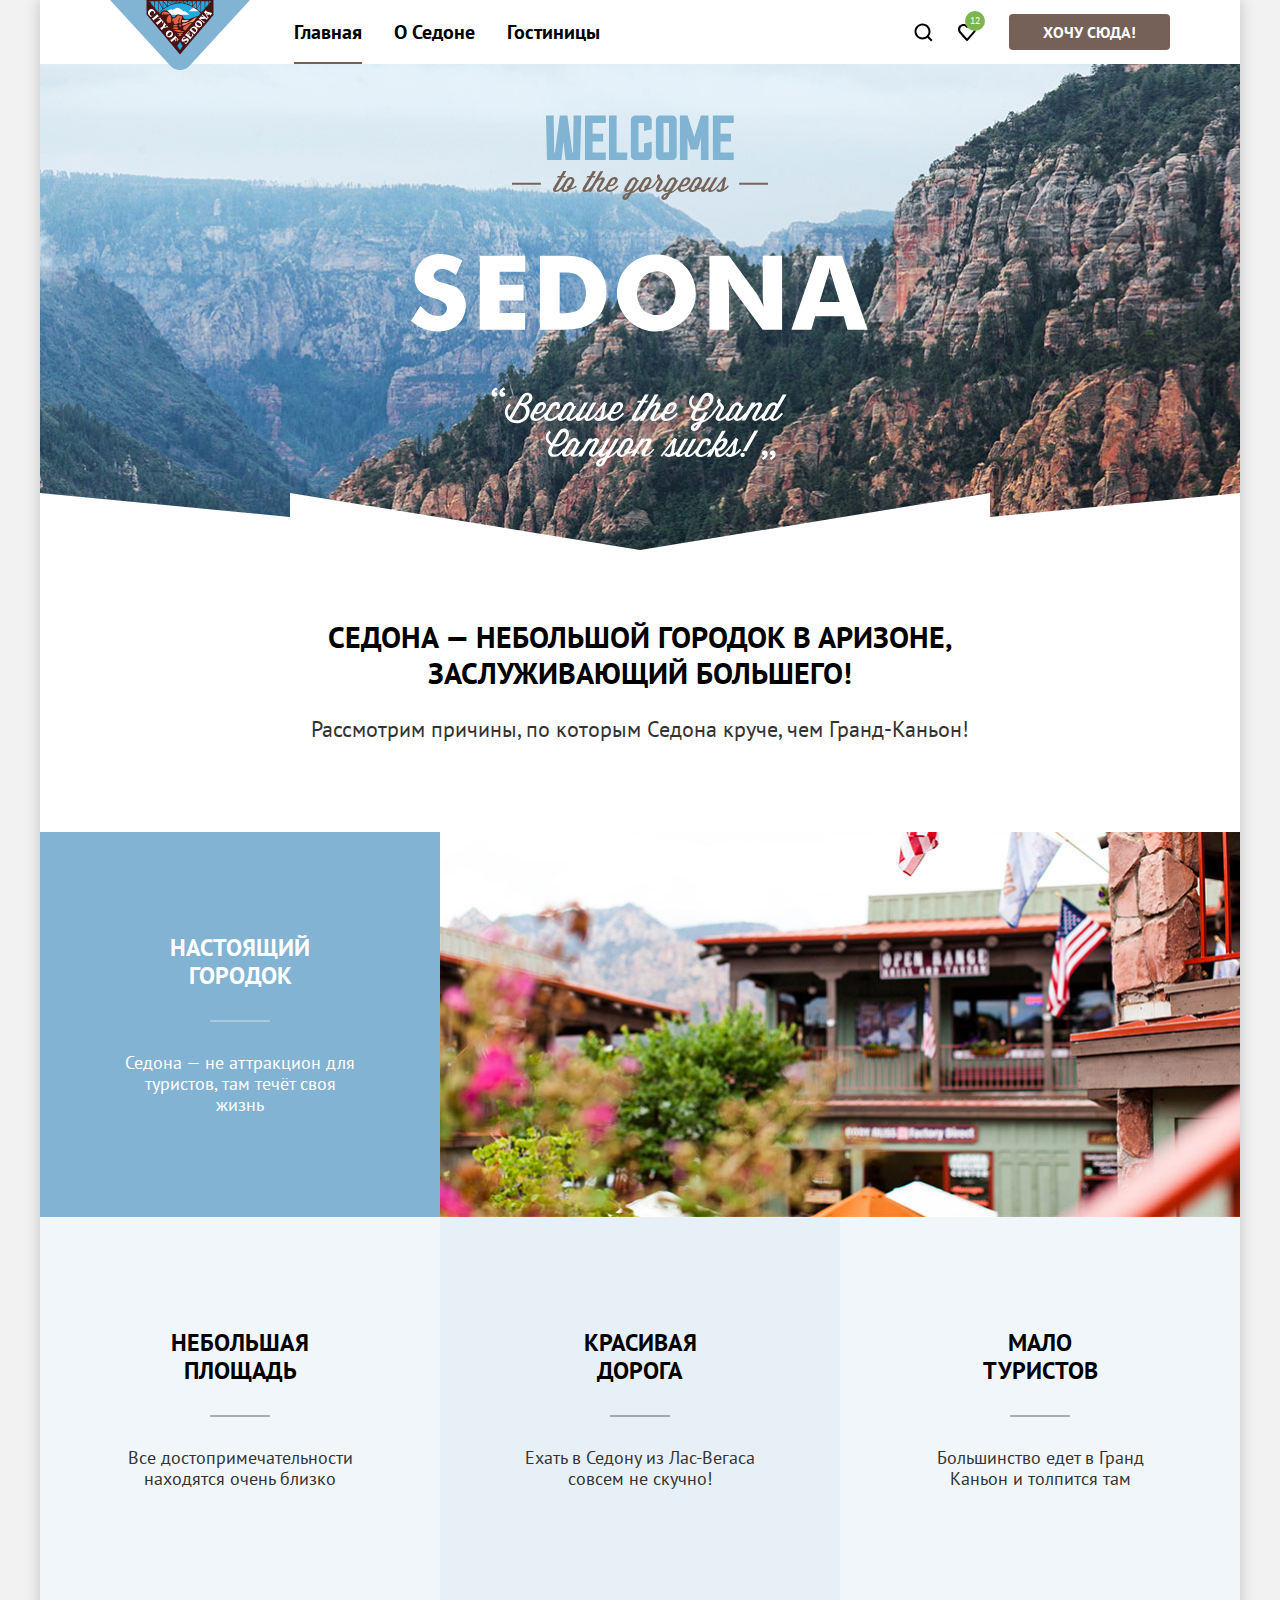
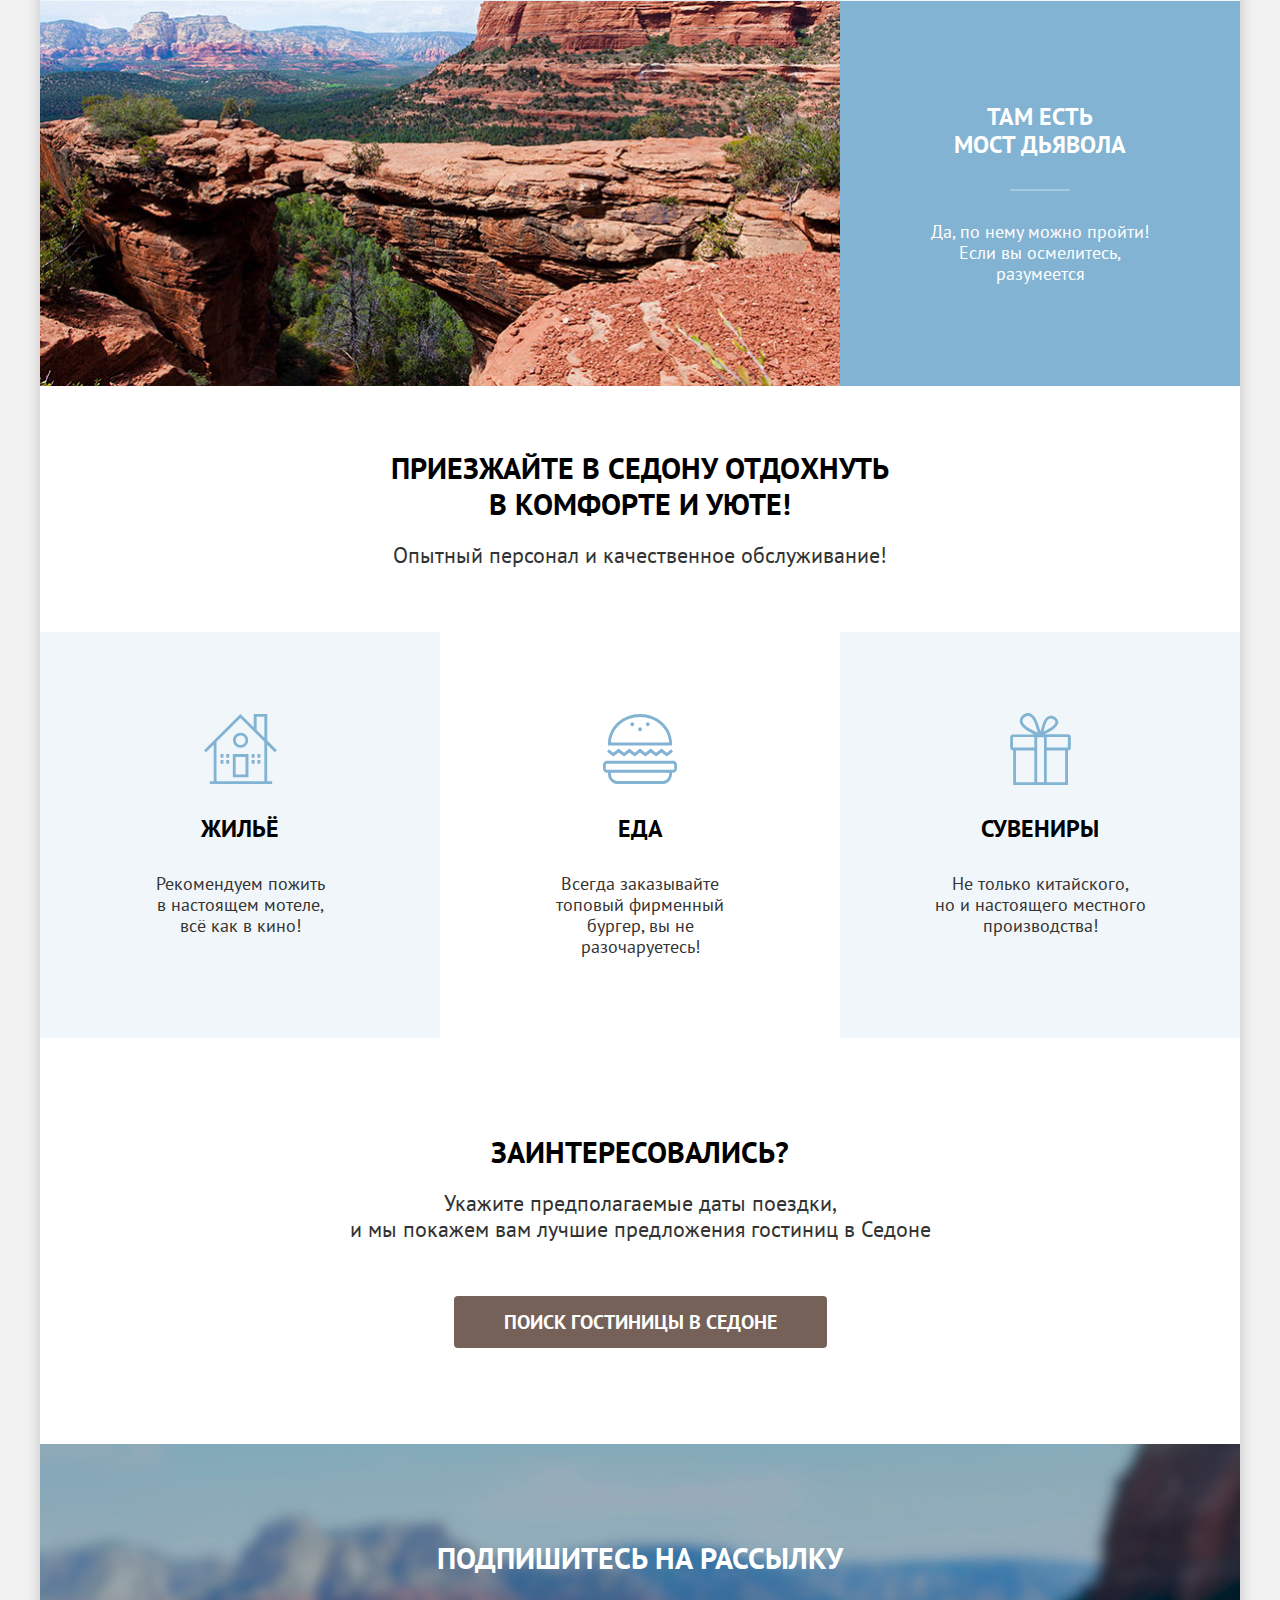
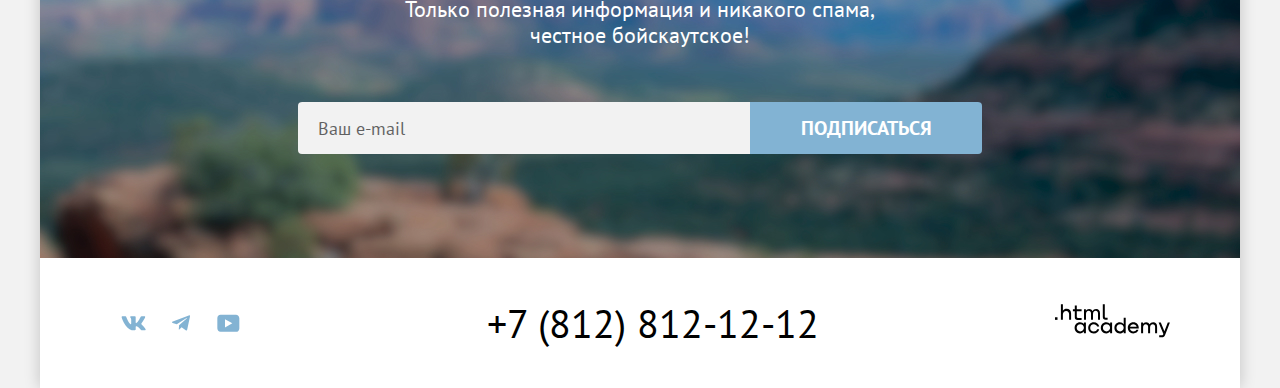
<file: index.html>
<!DOCTYPE html>
<html lang="ru">
  <head>
    <meta charset="utf-8" />
    <title>HTML Academy: Седона</title>
    <link rel="stylesheet" href="css/style.css">
    <link rel="icon" href="favicon.ico">
    <link rel="icon" type="image/png" sizes="32x32" href="images/favicon-32x32.png">
  </head>
  <body>
    <div class="container">
      <header class="page-header">
        <nav class="navigation">
          <a class="logo">
            <img src="images/icons/logo.svg" width="140" height="70"
            alt="Логотип.">
          </a>
          <ul class="navigation-list">
            <li class="navigation-item">
              <a class="navigation-link active" href="index.html"> Главная </a>
            </li>
            <li class="navigation-item">
              <a class="navigation-link" href="#"> О Седоне </a>
            </li>
            <li class="navigation-item">
              <a class="navigation-link" href="catalog.html"> Гостиницы </a>
            </li>
          </ul>
          <ul class="navigation-list navigation-user">
            <li class="navigation-item">
              <a class="navigation-link-icon navigation-link-icon-search" href="#">
                <span class="visually-hidden">Поиск.</span>
              </a>
            </li>
            <li class="navigation-item">
              <a class="navigation-link-icon navigation-link-icon-like" href="#">
                <span class="visually-hidden">Понравившиеся.</span>
                <span class="navigation-like">12</span>
              </a>
            </li>
          </ul>
          <a class="navigation-btn btn btn-brown" href="#"> Хочу сюда! </a>
        </nav>
      </header>
      <main class="main">
        <section class="hero">
          <h1 class="visually-hidden">Sedona</h1>
          <img src="images/icons/welcome.svg" alt="Welcome to Sedona." width="458" height="352">
        </section>

        <section class="benefits">
          <div class="benefits-head">
            <h2 class="benefits-title title"> Седона — небольшой городок в Аризоне,
              заслуживающий большего! </h2>
            <p class="benefits-subtitle subtitle">
              Рассмотрим причины, по которым Седона круче, чем Гранд-Каньон!
            </p>
          </div>
          <ul class="benefits-list">
            <li class="benefits-item-blue">
              <div class="benefits-item-wrapper">
                <h3 class="benefits-item-title">
                  Настоящий городок
                </h3>
                <p class="benefits-item-description">
                  Седона — не аттракцион для туристов, там течёт своя жизнь
                </p>
              </div>
              <img src="images/photo-1.jpg" alt="Домик в настоящем городке." width="800" height="384">
            </li>
            <li class="benefits-item benefits-item-white">
              <h3 class="benefits-item-title">
                Небольшая площадь
              </h3>
              <p class="benefits-item-description">
                Все достопримечательности находятся очень близко
              </p>
            </li>
            <li class="benefits-item benefits-item-gray">
              <h3 class="benefits-item-title">
                Красивая<br> дорога
              </h3>
              <p class="benefits-item-description">
                Ехать в Седону из Лас-Вегаса совсем не скучно!
              </p>
            </li>
            <li class="benefits-item benefits-item-white">
              <h3 class="benefits-item-title">
                мало<br> туристов
              </h3>
              <p class="benefits-item-description">
                Большинство едет в Гранд Каньон и толпится там
              </p>
            </li>
            <li class="benefits-item-blue benefits-item-reverse">
              <div class="benefits-item-wrapper">
                <h3 class="benefits-item-title">
                  Там есть<br> мост дьявола
                </h3>
                <p class="benefits-item-description">
                  Да, по нему можно пройти! Если вы осмелитесь, разумеется
                </p>
              </div>
              <img src="images/photo-2.jpg" alt="Каньон." width="800" height="384">
            </li>
          </ul>
        </section>
        <section class="quality">
          <div class="quality-header">
            <h2 class="quality-title title">
              Приезжайте в Седону отдохнуть в&nbsp;комфорте и уюте!
            </h2>
            <p class="quality-subtitle subtitle">Опытный персонал и качественное обслуживание!</p>
          </div>
          <ul class="quality-list">
            <li class="quality-item quality-item-gray quality-item-home">
              <h3 class="quality-item-title">
                Жильё
              </h3>
              <p class="quality-item-description">Рекомендуем пожить в&nbsp;настоящем мотеле,<br>
                всё как в кино!</p>
            </li>
            <li class="quality-item quality-item-burger">
              <h3 class="quality-item-title">
                Еда
              </h3>
              <p class="quality-item-description">Всегда заказывайте
                топовый&nbsp;фирменный бургер, вы не разочаруетесь!</p>
            </li>
            <li class="quality-item quality-item-gray quality-item-gift">
              <h3 class="quality-item-title">
                Сувениры
              </h3>
              <p class="quality-item-description">Не только китайского,<br>
                но и настоящего местного производства!</p>
            </li>
          </ul>
        </section>

        <div class="search">
          <p class="search-title title">Заинтересовались? </p>
          <p class="search-description subtitle">Укажите предполагаемые даты поездки,<br> и мы покажем вам лучшие предложения гостиниц в Седоне</p>
          <button class="btn btn-brown search-btn" type="button">поиск гостиницы в седоне</button>
        </div>

        <section class="subscribe">
          <h3 class="subscribe-title title">Подпишитесь на рассылку</h3>
          <p class="subscribe-description">Только полезная информация и никакого спама, честное бойскаутское!</p>
          <form class="form" action="https://echo.htmlacademy.ru" method="POST">
            <input class="form-input" type="email" name="email" id="email" placeholder="Ваш e-mail" required>
            <label for="email" class="visually-hidden"> Введите почту</label>
            <button class="btn btn-blue subscribe-btn" type="submit">Подписаться</button>
          </form>
        </section>
      </main>

      <footer class="footer">
        <ul class="social-list">
          <li class="social-item">
            <a href="https://vk.com/htmlacademy" class="social-link">
              <svg width="48" height="41" viewBox="0 0 48 41" fill="none" xmlns="http://www.w3.org/2000/svg">
                <path fill-rule="evenodd" clip-rule="evenodd" d="M35.1164 14.8044C35.2824 14.2584 35.1164 13.8564 34.3214 13.8564H31.6964C31.0284 13.8564 30.7204 14.2034 30.5534 14.5864C30.5534 14.5864 29.2184 17.7824 27.3274 19.8584C26.7154 20.4604 26.4374 20.6514 26.1034 20.6514C25.9364 20.6514 25.6854 20.4604 25.6854 19.9134V14.8044C25.6854 14.1484 25.5014 13.8564 24.9454 13.8564H20.8174C20.4004 13.8564 20.1494 14.1604 20.1494 14.4494C20.1494 15.0704 21.0954 15.2144 21.1924 16.9624V20.7604C21.1924 21.5934 21.0394 21.7444 20.7054 21.7444C19.8154 21.7444 17.6504 18.5334 16.3654 14.8594C16.1164 14.1444 15.8644 13.8564 15.1934 13.8564H12.5664C11.8164 13.8564 11.6664 14.2034 11.6664 14.5864C11.6664 15.2684 12.5564 18.6564 15.8114 23.1374C17.9814 26.1974 21.0364 27.8564 23.8194 27.8564C25.4884 27.8564 25.6944 27.4884 25.6944 26.8534V24.5404C25.6944 23.8034 25.8524 23.6564 26.3814 23.6564C26.7714 23.6564 27.4384 23.8484 28.9964 25.3234C30.7764 27.0724 31.0694 27.8564 32.0714 27.8564H34.6964C35.4464 27.8564 35.8224 27.4884 35.6064 26.7604C35.3684 26.0364 34.5184 24.9854 33.3914 23.7384C32.7794 23.0284 31.8614 22.2634 31.5824 21.8804C31.1934 21.3894 31.3044 21.1704 31.5824 20.7334C31.5824 20.7334 34.7824 16.3074 35.1154 14.8044H35.1164Z" fill="#83B3D3"/>
              </svg>
              <span class="visually-hidden">VK.</span>
            </a>
          </li>
          <li class="social-item">
            <a href="https://t.me/htmlacademy" class="social-link">
              <svg width="48" height="41" viewBox="0 0 48 41" fill="none" xmlns="http://www.w3.org/2000/svg">
                <path d="M31.785 12.9557L15.8405 19.1042C14.7523 19.5413 14.7586 20.1483 15.6408 20.419L19.7344 21.696L29.2058 15.7201C29.6537 15.4477 30.0629 15.5942 29.7265 15.8928L22.0528 22.8183H22.051L22.0528 22.8192L21.7705 27.0387C22.1841 27.0387 22.3667 26.8489 22.5987 26.625L24.5871 24.6915L28.7229 27.7464C29.4855 28.1664 30.0332 27.9506 30.2229 27.0405L32.9379 14.2453C33.2158 13.1311 32.5126 12.6266 31.785 12.9557Z" fill="#83B3D3"/>
              </svg>
              <span class="visually-hidden">Telegram.</span>
            </a>
          </li>
          <li class="social-item">
            <a href="https://www.youtube.com/user/htmlacademyru" class="social-link">
              <svg width="48" height="41" viewBox="0 0 48 41" fill="none" xmlns="http://www.w3.org/2000/svg">
                <path d="M31.9402 12.3564H16.5074C14.6467 12.3564 13.3333 13.9502 13.3333 15.7564V25.8502C13.3333 27.7627 14.6467 29.3564 16.5074 29.3564H32.1591C33.8009 29.3564 35.3333 27.7627 35.3333 25.9564V15.7564C35.1143 13.9502 33.8009 12.3564 31.9402 12.3564ZM20.9949 24.8939V16.8189L28.3283 20.8564L20.9949 24.8939Z" fill="#83B3D3"/>
              </svg>
              <span class="visually-hidden">Youtube.</span>
            </a>
          </li>
        </ul>

        <a href="tel:+78128121212" class="phone-link">+7 (812) 812-12-12</a>

        <a href="https://htmlacademy.ru/" class="logo-academy">
          <span class="visually-hidden"> Логотип академии. </span>
          <svg width="115" height="34" viewBox="0 0 115 34" fill="none" xmlns="http://www.w3.org/2000/svg">
            <path d="M0 13.2564V15.8564H2.5V13.2564H0Z" fill="black"/>
            <path d="M11.6 4.85645C10 4.85645 8.8 5.55645 8 6.55645H7.9V0.356445H5.9V15.8564H7.9V10.5564C7.9 8.45645 9.2 6.95645 11.2 6.95645C13 6.95645 14.1 8.35645 14.1 10.1564V15.8564H16.1V9.75644C16.2 6.75644 14.3 4.85645 11.6 4.85645Z" fill="black"/>
            <path d="M26.6 5.15645H21.8V1.45645H19.8V5.25645H17.9V7.25645H19.8V13.2564C19.8 14.9564 20.8 15.9564 22.5 15.9564H26.6V13.9564H22.9C22.2 13.9564 21.8 13.5564 21.8 12.8564V7.15645H26.6V5.15645Z" fill="black"/>
            <path d="M41.1 4.95645C39.5 4.95645 38.2 5.75644 37.6 7.05645H37.5C36.9 5.85645 35.7 4.95645 34.1 4.95645C32.7 4.95645 31.6 5.75645 31 6.75645H30.9V5.15645H29V15.7564H31V10.3564C31 8.35645 32 6.85645 33.6 6.85645C35.1 6.85645 36 7.85645 36 9.45645V15.7564H38V10.1564C38 7.75645 39.4 6.85645 40.6 6.85645C42.1 6.85645 43 7.85645 43 9.45645V15.7564H45V9.25644C45.1 6.75644 43.6 4.95645 41.1 4.95645Z" fill="black"/>
            <path d="M47.8 13.0564C47.8 14.7564 48.8 15.7564 50.6 15.7564H52.6V13.7564H50.9C50.2 13.7564 49.8 13.3564 49.8 12.6564V0.356445H47.8V13.0564Z" fill="black"/>
            <path d="M28.9 20.0564C28 18.9564 26.7 18.2564 25 18.2564C21.9 18.2564 19.6 20.5564 19.6 23.8564C19.6 27.1564 21.9 29.4564 25 29.4564C26.8 29.4564 28 28.6564 28.8 27.5564H28.9V29.1564H30.9V18.5564H28.9V20.0564ZM25.3 27.4564C23.1 27.4564 21.7 25.8564 21.7 23.8564C21.7 21.8564 23.1 20.2564 25.3 20.2564C27.5 20.2564 28.9 21.8564 28.9 23.8564C28.9 25.7564 27.5 27.4564 25.3 27.4564Z" fill="black"/>
            <path d="M44.2 22.3564C43.7 19.9564 41.6 18.2564 38.8 18.2564C35.4 18.2564 33.2 20.7564 33.2 23.8564C33.2 26.9564 35.4 29.4564 38.8 29.4564C41.6 29.4564 43.7 27.6564 44.2 25.2564H42.1C41.7 26.5564 40.4 27.5564 38.8 27.5564C36.6 27.5564 35.2 25.9564 35.2 23.9564C35.2 21.9564 36.6 20.3564 38.8 20.3564C40.4 20.3564 41.6 21.3564 42.1 22.5564H44.2V22.3564Z" fill="black"/>
            <path d="M55.1 20.0564C54.2 18.9564 52.9 18.2564 51.2 18.2564C48.1 18.2564 45.8 20.5564 45.8 23.8564C45.8 27.1564 48.1 29.4564 51.2 29.4564C53 29.4564 54.2 28.6564 55 27.5564H55.1V29.1564H57.1V18.5564H55.1V20.0564ZM51.5 27.4564C49.3 27.4564 47.9 25.8564 47.9 23.8564C47.9 21.8564 49.3 20.2564 51.5 20.2564C53.7 20.2564 55.1 21.8564 55.1 23.8564C55.1 25.7564 53.6 27.4564 51.5 27.4564Z" fill="black"/>
            <path d="M68.7 20.1564C67.8 19.0564 66.5 18.2564 64.8 18.2564C61.7 18.2564 59.4 20.5564 59.4 23.8564C59.4 27.1564 61.6 29.4564 64.8 29.4564C66.5 29.4564 67.8 28.6564 68.6 27.6564H68.7V29.1564H70.7V13.7564H68.7V20.1564ZM65.1 27.4564C62.9 27.4564 61.5 25.8564 61.5 23.8564C61.5 21.8564 62.9 20.2564 65.1 20.2564C67.3 20.2564 68.7 21.8564 68.7 23.8564C68.6 25.8564 67.2 27.4564 65.1 27.4564Z" fill="black"/>
            <path d="M78.3 18.2564C75 18.2564 72.8 20.7564 72.8 23.8564C72.8 26.8564 74.9 29.4564 78.3 29.4564C80.8 29.4564 82.8 28.1564 83.5 25.8564H81.4C80.9 26.8564 79.8 27.4564 78.4 27.4564C76.5 27.4564 75.1 26.1564 75 24.5564H83.8C84 20.9564 81.8 18.2564 78.3 18.2564ZM78.3 20.1564C80 20.1564 81.3 21.1564 81.6 22.7564H75.1C75.4 21.2564 76.6 20.1564 78.3 20.1564Z" fill="black"/>
            <path d="M98.2 18.2564C96.6 18.2564 95.3 19.0564 94.6 20.2564H94.5C93.9 19.0564 92.7 18.2564 91.1 18.2564C89.7 18.2564 88.6 18.9564 88 20.0564V18.5564H86.1V29.1564H88.1V23.7564C88.1 21.7564 89.1 20.3564 90.7 20.2564C92.2 20.2564 93.1 21.2564 93.1 22.8564V29.1564H95.1V23.5564C95.1 21.1564 96.5 20.2564 97.7 20.2564C99.2 20.2564 100.1 21.2564 100.1 22.8564V29.1564H102.1V22.6564C102.2 20.0564 100.7 18.2564 98.2 18.2564Z" fill="black"/>
            <path d="M109.4 27.3564L105.8 18.4564H103.6L108.4 30.0564C108.1 30.9564 107.7 31.2564 106.7 31.2564H104.2V33.2564H106.7C108.5 33.2564 109.5 32.4564 110.2 30.6564L114.9 18.4564H112.8L109.4 27.3564Z" fill="black"/>
          </svg>
        </a>
      </footer>
    </div>
    <div class="modal-container modal-close">
      <div class="modal modal-search">
        <button class="modal-close-button" type="button">
          <span class="visually-hidden">Закрыть.</span>
        </button>
        <section class="modal-content">
          <h2 class="modal-title">
            Поиск гостиницы в Седоне
          </h2>
          <form class="search-form" action="https://echo.htmlacademy.ru/" method="GET">
            <div class="field-group">
              <label class="form-label" for="date-in">Дата Заезда:</label>
              <input class="date-form-field field" value="27 апреля 2020" type="text" id="date-in" name="date-in" placeholder="Укажите дату" required>
              <span class="alert error"> Мы не можем отправить вас в прошлое.</span>
            </div>
            <div class="field-group">
              <label class="form-label" for="date-out">Дата Выезда:</label>
              <input class="date-form-field field" value="1 сентября 2023" type="text" id="date-out" name="date-out" placeholder="Укажите дату" required>
              <span class="alert success"> На эти даты есть свободные номера. Пока есть.</span>
            </div>
            <div class="number-group-wrapper">
              <div class="number-group">
                <label class="form-label" for="aduld">Взрослые:</label>
                <div class="field-wrapper">
                  <button class="btn-minus btn-icon" type="button">
                    <svg width="20" height="20" viewBox="0 0 20 20" fill="none" xmlns="http://www.w3.org/2000/svg">
                      <path d="M3 9V11H17V9H3Z" fill="#756157" fill-opacity="0.3"/>
                    </svg>
                    <span class="visually-hidden"> Минус. </span>
                  </button>
                  <input class="number-form-field field" value="2" type="number" id="aduld" name="aduld">
                  <button class="btn-plus btn-icon" type="button">
                    <svg width="20" height="20" viewBox="0 0 20 20" fill="none" xmlns="http://www.w3.org/2000/svg">
                      <path d="M17 9H11V3H9V9H3V11H9V17H11V11H17V9Z" fill="#756157" fill-opacity="0.3"/>
                    </svg>
                    <span class="visually-hidden"> Плюс. </span>
                  </button>
                </div>
              </div>
              <div class="number-group number-group-children">
                <span class="form-label">
                  <label class="form-label" for="children">Дети:</label>
                  <span class="tooltip">
                    <button class="tooltip-toggle" type="button" aria-labelledby="tooltip-label-date">
                      <svg width="26" height="26" viewBox="0 0 26 26" fill="none" xmlns="http://www.w3.org/2000/svg">
                        <circle cx="13" cy="13" r="13" fill="#83B3D3"/>
                        <path fill-rule="evenodd" clip-rule="evenodd" d="M12 7H14V9H12V7ZM14 19H12V10H14V19Z" fill="white"/>
                        </svg>
                    </button>
                    <span class="tooltip-text" role="tooltip" id="tooltip-label-date">Укажите количество детей, которые будут с вами, возраст которых от 6 до 18 лет. Дети до 6 лет размещаются бесплатно.</span>
                  </span>
                </span>
                <div class="field-wrapper">
                  <button class="btn-minus btn-icon" type="button">
                    <svg width="20" height="20" viewBox="0 0 20 20" fill="none" xmlns="http://www.w3.org/2000/svg">
                      <path d="M3 9V11H17V9H3Z" fill="#756157" fill-opacity="0.3"/>
                    </svg>
                    <span class="visually-hidden"> Минус. </span>
                  </button>
                  <input class="number-form-field field" value="2" type="number" id="children" name="children">
                  <button class="btn-plus btn-icon" type="button">
                    <svg width="20" height="20" viewBox="0 0 20 20" fill="none" xmlns="http://www.w3.org/2000/svg">
                      <path d="M17 9H11V3H9V9H3V11H9V17H11V11H17V9Z" fill="#756157" fill-opacity="0.3"/>
                    </svg>
                    <span class="visually-hidden"> Плюс. </span>
                  </button>
                </div>
              </div>
            </div>
            <button class="btn-blue btn form-submit" type="submit">
              Найти
            </button>
          </form>
        </section>
      </div>
    </div>
  </body>
</html>
</file>
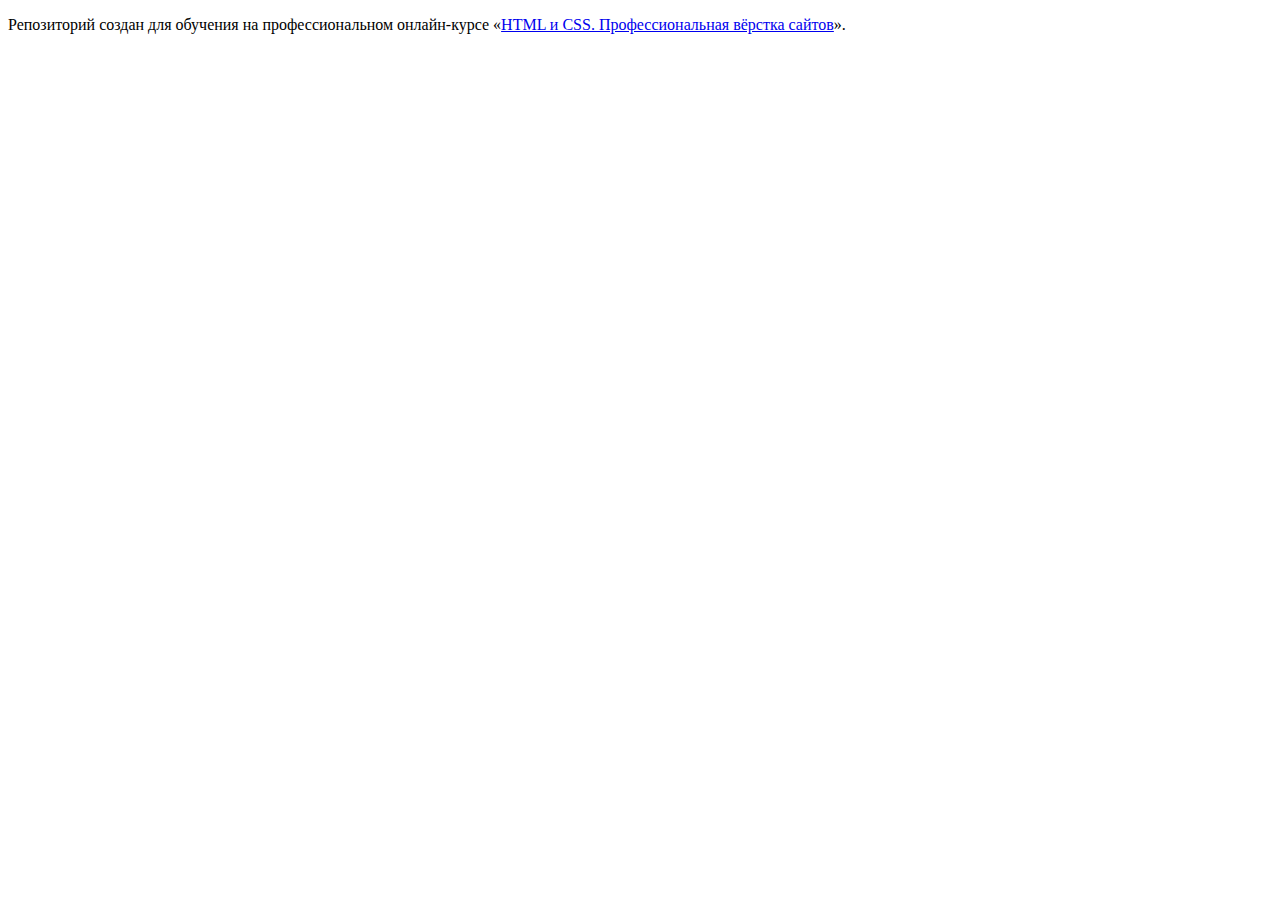
<file: 1/index.html>
<!DOCTYPE html>
<html lang="ru">
  <head>
    <meta charset="utf-8">
    <title>HTML Academy: Седона</title>
    <base href="https://htmlacademy-htmlcss.github.io/1851473-sedona-36/1/">
</head>
  <body>

    <p>Репозиторий создан для обучения на профессиональном онлайн‑курсе «<a href="https://htmlacademy.ru/intensive/htmlcss">HTML и CSS. Профессиональная вёрстка сайтов</a>».</p>

  </body>
</html>
</file>
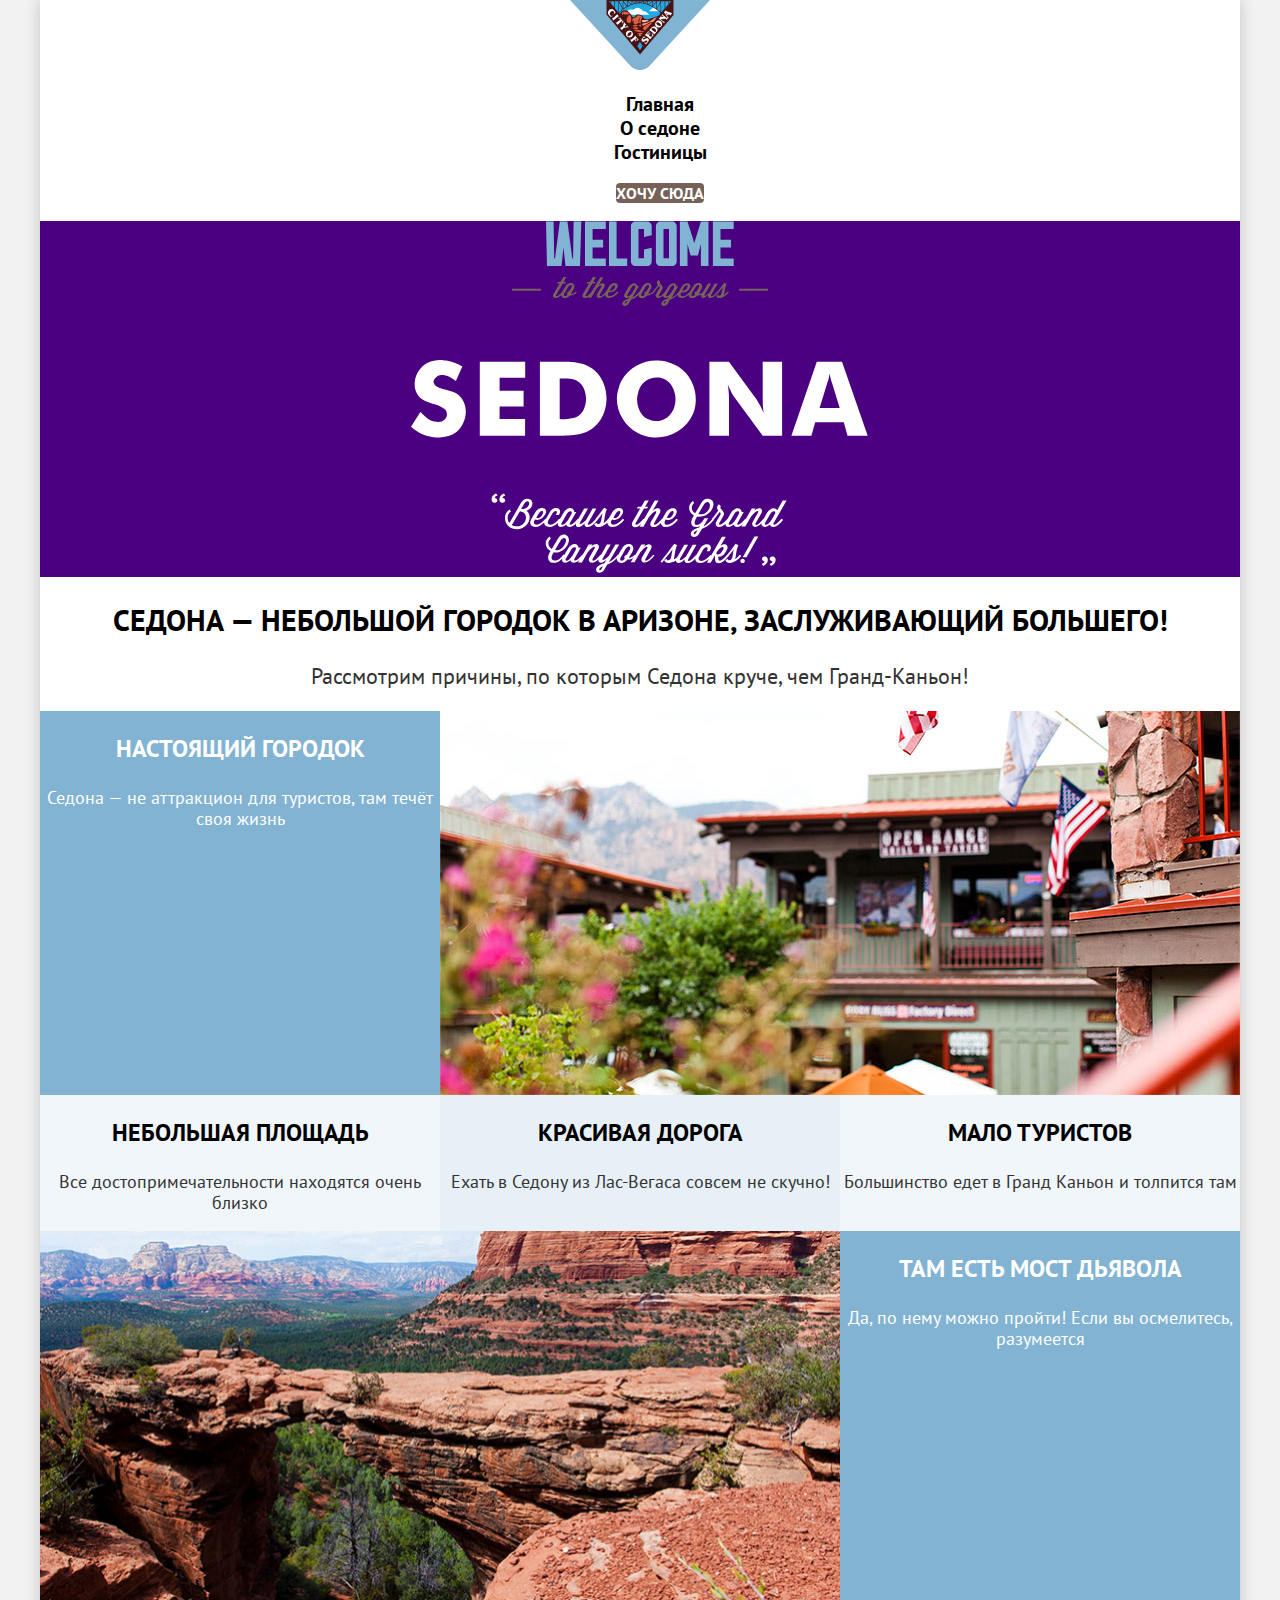
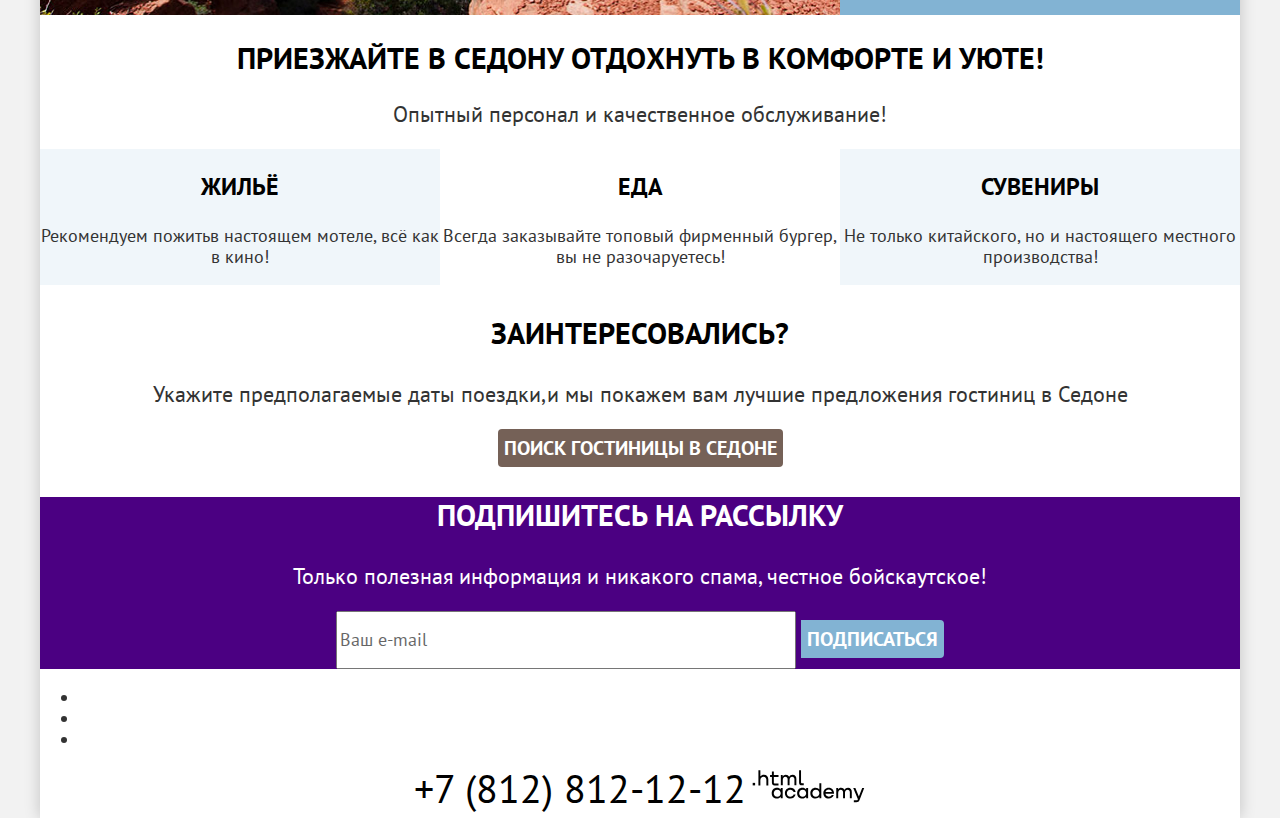
<file: 5/index.html>
<!DOCTYPE html>
<html lang="ru">
  <head>
    <meta charset="utf-8" />
    <title>HTML Academy: Седона</title>
    <link rel="stylesheet" href="css/style.css">
    <base href="https://htmlacademy-htmlcss.github.io/1851473-sedona-36/5/">
</head>
  <body>
    <div class="container">
      <header class="page-header">
        <nav class="navigation">
          <a class="logo">
            <img src="images/icons/logo.svg" width="140" height="70"
            alt="Логотип">
          </a>
          <ul class="navigation-list">
            <li class="navigation-item">
              <a class="navigation-link" href="index.html"> Главная </a>
            </li>
            <li class="navigation-item">
              <a class="navigation-link" href="#"> О седоне </a>
            </li>
            <li class="navigation-item">
              <a class="navigation-link" href="catalog.html"> Гостиницы </a>
            </li>
          </ul>
          <ul class="navigation-list navigation-user">
            <li class="navigation-item">
              <a class="navigation-link" href="#">
                <span class="visually-hidden">Поиск</span>
              </a>
            </li>
            <li class="navigation-item">
              <a class="navigation-link" href="#">
                <span class="visually-hidden">понравившиеся</span>
              </a>
            </li>
            <li class="navigation-item">
              <a class="navigation-btn btn btn-brown" href="#"> Хочу сюда </a>
            </li>
          </ul>
        </nav>
      </header>
      <main class="main">
        <section class="hero">
          <h1 class="visually-hidden">Sedona</h1>
          <img src="images/icons/welcome.svg" alt="welcome to Sedona" width="458" height="352">
        </section>

        <section class="benefits">
          <h2 class="benefits-title title"> Седона — небольшой городок в Аризоне,
            заслуживающий большего! </h2>
          <p class="benefits-subtitle subtitle">
            Рассмотрим причины, по которым Седона круче, чем Гранд-Каньон!
          </p>
          <ul class="benefits-list">
            <li class="benefits-item benefits-item-blue">
              <div class="benefits-item-wrapper">
                <h3 class="benefits-item-title">
                  Настоящий городок
                </h3>
                <p class="benefits-item-description">
                  Седона — не аттракцион для туристов, там течёт своя жизнь
                </p>
              </div>
              <img src="images/photo-1.jpg" alt="домик в настоящем городке" width="800" height="384">
            </li>
            <li class="benefits-item benefits-item-white">
              <h3 class="benefits-item-title">
                Небольшая площадь
              </h3>
              <p class="benefits-item-description">
                Все достопримечательности находятся очень близко
              </p>
            </li>
            <li class="benefits-item benefits-item-gray">
              <h3 class="benefits-item-title">
                Красивая дорога
              </h3>
              <p class="benefits-item-description">
                Ехать в Седону из Лас-Вегаса совсем не скучно!
              </p>
            </li>
            <li class="benefits-item benefits-item-white">
              <h3 class="benefits-item-title">
                мало туристов
              </h3>
              <p class="benefits-item-description">
                Большинство едет в Гранд Каньон и толпится там
              </p>
            </li>
            <li class="benefits-item benefits-item-blue benefits-item-reverse">
              <div class="benefits-item-wrapper">
                <h3 class="benefits-item-title">
                  Там есть мост дьявола
                </h3>
                <p class="benefits-item-description">
                  Да, по нему можно пройти! Если вы осмелитесь, разумеется
                </p>
              </div>
              <img src="images/photo-2.jpg" alt="Каньон" width="800" height="384">
            </li>
          </ul>
        </section>
        <section class="quality">
          <h2 class="quality-title title">
            Приезжайте в Седону отдохнуть в комфорте и уюте!
          </h2>
          <p class="quality-subtitle subtitle">Опытный персонал и качественное обслуживание!</p>
          <ul class="quality-list">
            <li class="quality-item quality-item-gray quality-item-home">
              <h3 class="quality-item-title">
                Жильё
              </h3>
              <p class="quality-item-description">Рекомендуем пожитьв настоящем мотеле,
                всё как в кино!</p>
            </li>
            <li class="quality-item quality-item-burger">
              <h3 class="quality-item-title">
                Еда
              </h3>
              <p class="quality-item-description">Всегда заказывайте
                топовый фирменный бургер, вы не разочаруетесь!</p>
            </li>
            <li class="quality-item quality-item-gray quality-item-gift">
              <h3 class="quality-item-title">
                Сувениры
              </h3>
              <p class="quality-item-description">Не только китайского,
                но и настоящего местного производства!</p>
            </li>
          </ul>
        </section>

        <div class="search">
          <p class="search-title title">Заинтересовались? </p>
          <p class="search-description subtitle">Укажите предполагаемые даты поездки,и мы покажем вам лучшие предложения гостиниц в Седоне</p>
          <button class="btn btn-brown search-btn" type="button">поиск гостиницы в седоне</button>
        </div>

        <section class="subscribe">
          <h3 class="subscribe-title title">Подпишитесь на рассылку</h3>
          <p class="subscribe-description">Только полезная информация и никакого спама, честное бойскаутское!</p>
          <form class="form" action="https://echo.htmlacademy.ru" method="POST">
            <input class="form-input" type="email" name="email" id="email" placeholder="Ваш e-mail">
            <label for="email" class="visually-hidden"> Введите почту</label>
            <button class="btn btn-blue subscribe-btn" type="submit">Подписаться</button>
          </form>
        </section>
      </main>

      <footer class="footer">
        <ul class="social-list">
          <li class="social-item"><a href="https://vk.com/htmlacademy" class="social-link"><span class="visually-hidden">VK</span></a></li>
          <li class="social-item"><a href="https://t.me/htmlacademy" class="social-link"><span class="visually-hidden">Telegram</span></a></li>
          <li class="social-item"><a href="https://www.youtube.com/user/htmlacademyru" class="social-link"> <span class="visually-hidden">Youtube</span></a></li>
        </ul>

        <a href="tel:+78128121212" class="phone-link">+7 (812) 812-12-12</a>

        <a href="https://htmlacademy.ru/" class="logo-academy">
          <img src="images/icons/logo-academy.svg" alt="Логотип академии" width="115" height="33">
        </a>
      </footer>
    </div>
  </body>
</html>
</file>
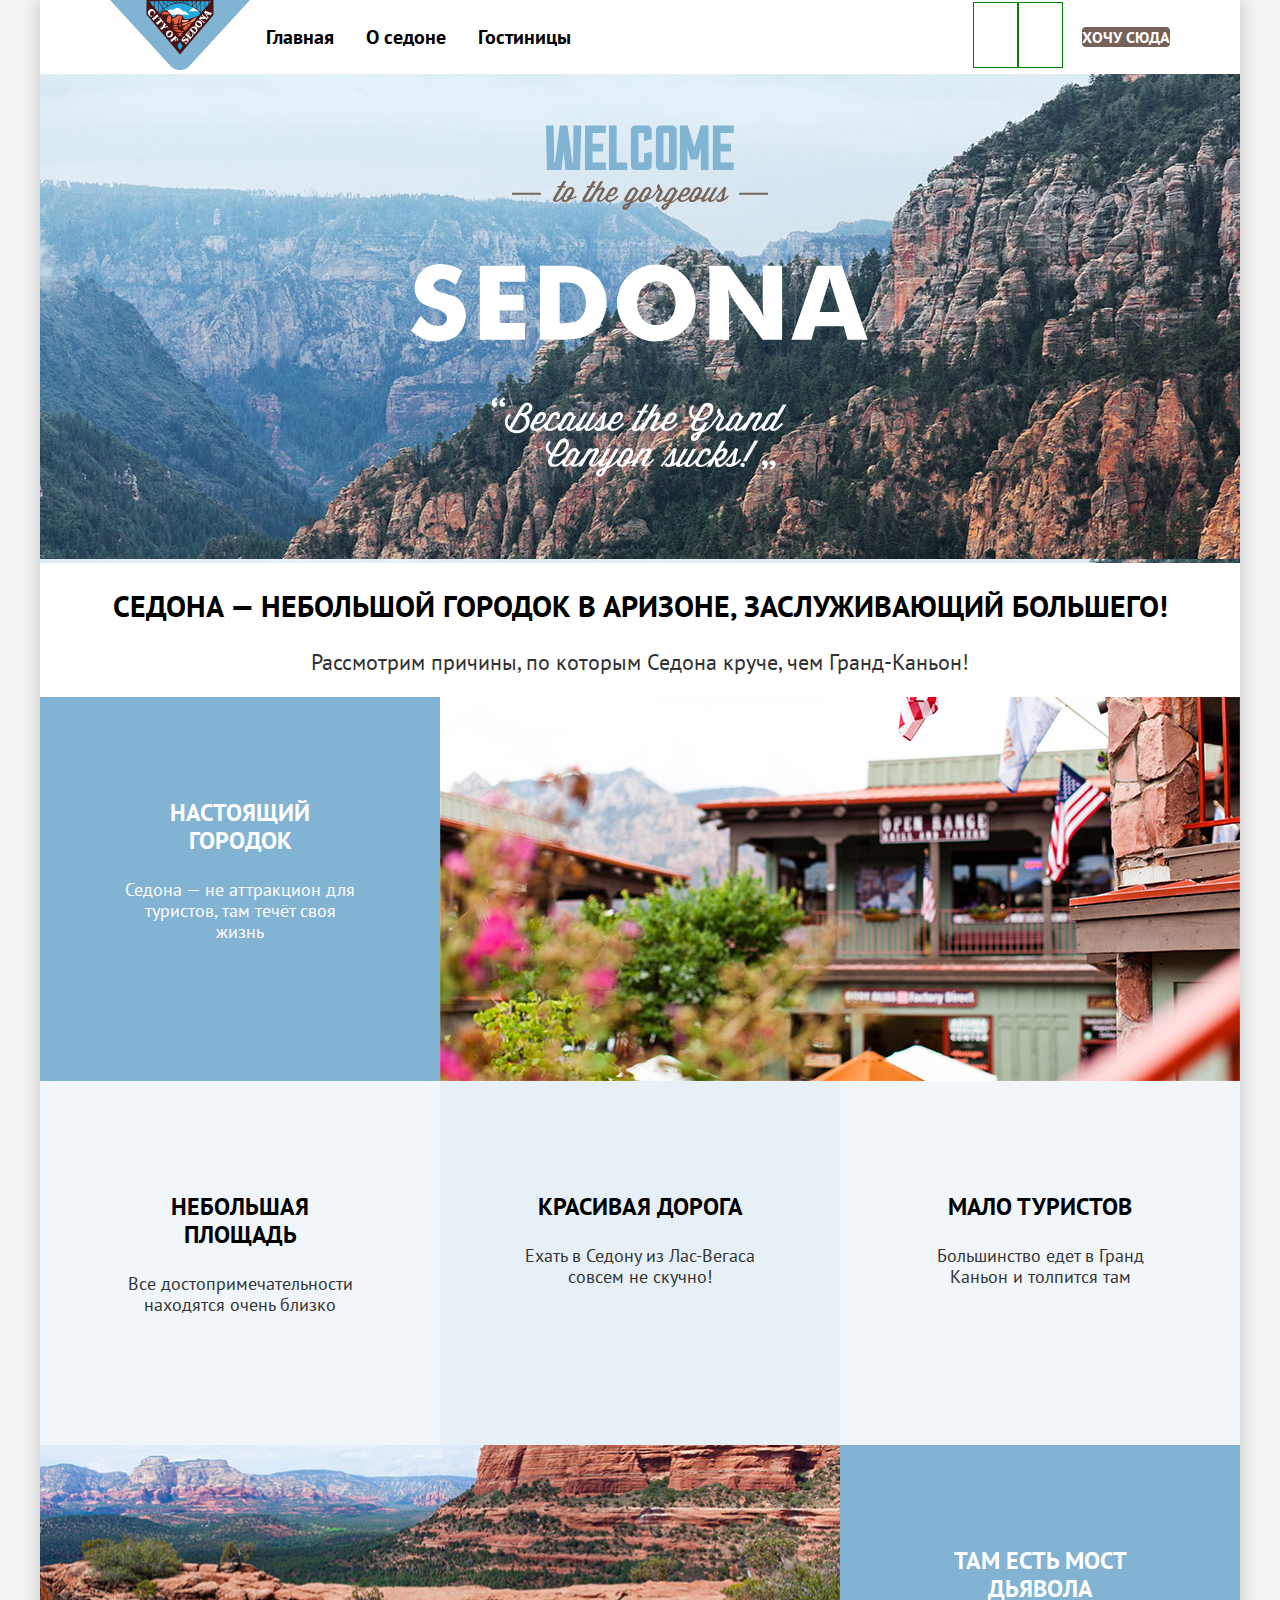
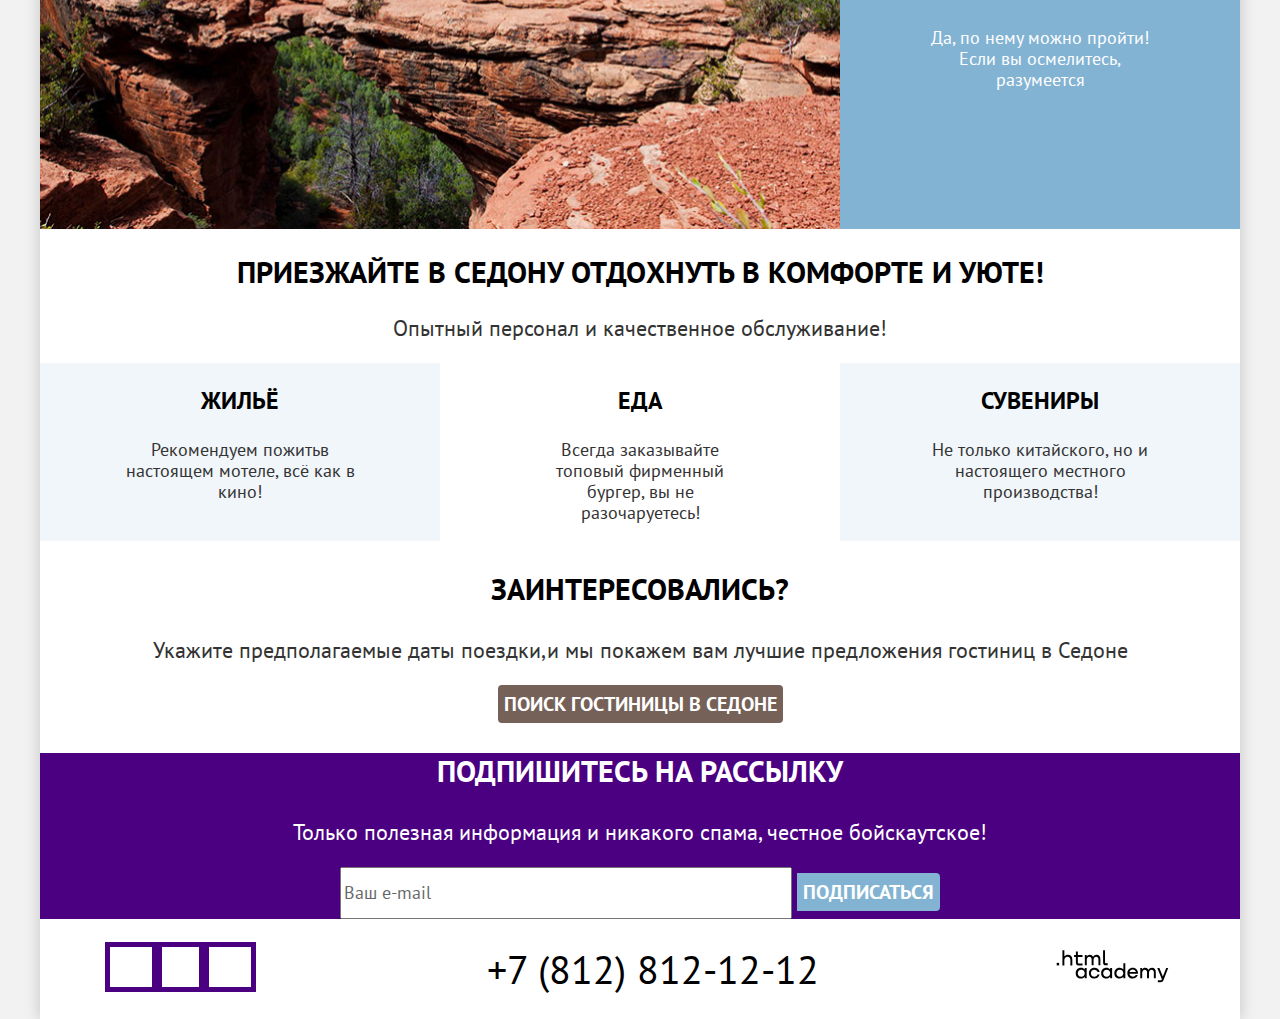
<file: 6/index.html>
<!DOCTYPE html>
<html lang="ru">
  <head>
    <meta charset="utf-8" />
    <title>HTML Academy: Седона</title>
    <link rel="stylesheet" href="css/style.css">
    <base href="https://htmlacademy-htmlcss.github.io/1851473-sedona-36/6/">
</head>
  <body>
    <div class="container">
      <header class="page-header">
        <nav class="navigation">
          <a class="logo">
            <img src="images/icons/logo.svg" width="140" height="70"
            alt="Логотип">
          </a>
          <ul class="navigation-list">
            <li class="navigation-item">
              <a class="navigation-link" href="index.html"> Главная </a>
            </li>
            <li class="navigation-item">
              <a class="navigation-link" href="#"> О седоне </a>
            </li>
            <li class="navigation-item">
              <a class="navigation-link" href="catalog.html"> Гостиницы </a>
            </li>
          </ul>
          <ul class="navigation-list navigation-user">
            <li class="navigation-item">
              <a class="navigation-link-icon" href="#">
                <span class="visually-hidden">Поиск</span>
              </a>
            </li>
            <li class="navigation-item">
              <a class="navigation-link-icon" href="#">
                <span class="visually-hidden">понравившиеся</span>
              </a>
            </li>
          </ul>
          <a class="navigation-btn btn btn-brown" href="#"> Хочу сюда </a>
        </nav>
      </header>
      <main class="main">
        <section class="hero">
          <h1 class="visually-hidden">Sedona</h1>
          <img src="images/icons/welcome.svg" alt="welcome to Sedona" width="458" height="352">
        </section>

        <section class="benefits">
          <h2 class="benefits-title title"> Седона — небольшой городок в Аризоне,
            заслуживающий большего! </h2>
          <p class="benefits-subtitle subtitle">
            Рассмотрим причины, по которым Седона круче, чем Гранд-Каньон!
          </p>
          <ul class="benefits-list">
            <li class="benefits-item-blue">
              <div class="benefits-item-wrapper">
                <h3 class="benefits-item-title">
                  Настоящий городок
                </h3>
                <p class="benefits-item-description">
                  Седона — не аттракцион для туристов, там течёт своя жизнь
                </p>
              </div>
              <img src="images/photo-1.jpg" alt="домик в настоящем городке" width="800" height="384">
            </li>
            <li class="benefits-item benefits-item-white">
              <h3 class="benefits-item-title">
                Небольшая площадь
              </h3>
              <p class="benefits-item-description">
                Все достопримечательности находятся очень близко
              </p>
            </li>
            <li class="benefits-item benefits-item-gray">
              <h3 class="benefits-item-title">
                Красивая дорога
              </h3>
              <p class="benefits-item-description">
                Ехать в Седону из Лас-Вегаса совсем не скучно!
              </p>
            </li>
            <li class="benefits-item benefits-item-white">
              <h3 class="benefits-item-title">
                мало туристов
              </h3>
              <p class="benefits-item-description">
                Большинство едет в Гранд Каньон и толпится там
              </p>
            </li>
            <li class="benefits-item-blue benefits-item-reverse">
              <div class="benefits-item-wrapper">
                <h3 class="benefits-item-title">
                  Там есть мост дьявола
                </h3>
                <p class="benefits-item-description">
                  Да, по нему можно пройти! Если вы осмелитесь, разумеется
                </p>
              </div>
              <img src="images/photo-2.jpg" alt="Каньон" width="800" height="384">
            </li>
          </ul>
        </section>
        <section class="quality">
          <h2 class="quality-title title">
            Приезжайте в Седону отдохнуть в комфорте и уюте!
          </h2>
          <p class="quality-subtitle subtitle">Опытный персонал и качественное обслуживание!</p>
          <ul class="quality-list">
            <li class="quality-item quality-item-gray quality-item-home">
              <h3 class="quality-item-title">
                Жильё
              </h3>
              <p class="quality-item-description">Рекомендуем пожитьв настоящем мотеле,
                всё как в кино!</p>
            </li>
            <li class="quality-item quality-item-burger">
              <h3 class="quality-item-title">
                Еда
              </h3>
              <p class="quality-item-description">Всегда заказывайте
                топовый фирменный бургер, вы не разочаруетесь!</p>
            </li>
            <li class="quality-item quality-item-gray quality-item-gift">
              <h3 class="quality-item-title">
                Сувениры
              </h3>
              <p class="quality-item-description">Не только китайского,
                но и настоящего местного производства!</p>
            </li>
          </ul>
        </section>

        <div class="search">
          <p class="search-title title">Заинтересовались? </p>
          <p class="search-description subtitle">Укажите предполагаемые даты поездки,и мы покажем вам лучшие предложения гостиниц в Седоне</p>
          <button class="btn btn-brown search-btn" type="button">поиск гостиницы в седоне</button>
        </div>

        <section class="subscribe">
          <h3 class="subscribe-title title">Подпишитесь на рассылку</h3>
          <p class="subscribe-description">Только полезная информация и никакого спама, честное бойскаутское!</p>
          <form class="form" action="https://echo.htmlacademy.ru" method="POST">
            <input class="form-input" type="email" name="email" id="email" placeholder="Ваш e-mail">
            <label for="email" class="visually-hidden"> Введите почту</label>
            <button class="btn btn-blue subscribe-btn" type="submit">Подписаться</button>
          </form>
        </section>
      </main>

      <footer class="footer">
        <ul class="social-list">
          <li class="social-item"><a href="https://vk.com/htmlacademy" class="social-link"><span class="visually-hidden">VK</span></a></li>
          <li class="social-item"><a href="https://t.me/htmlacademy" class="social-link"><span class="visually-hidden">Telegram</span></a></li>
          <li class="social-item"><a href="https://www.youtube.com/user/htmlacademyru" class="social-link"> <span class="visually-hidden">Youtube</span></a></li>
        </ul>

        <a href="tel:+78128121212" class="phone-link">+7 (812) 812-12-12</a>

        <a href="https://htmlacademy.ru/" class="logo-academy">
          <img src="images/icons/logo-academy.svg" alt="Логотип академии" width="115" height="33">
        </a>
      </footer>
    </div>
  </body>
</html>
</file>
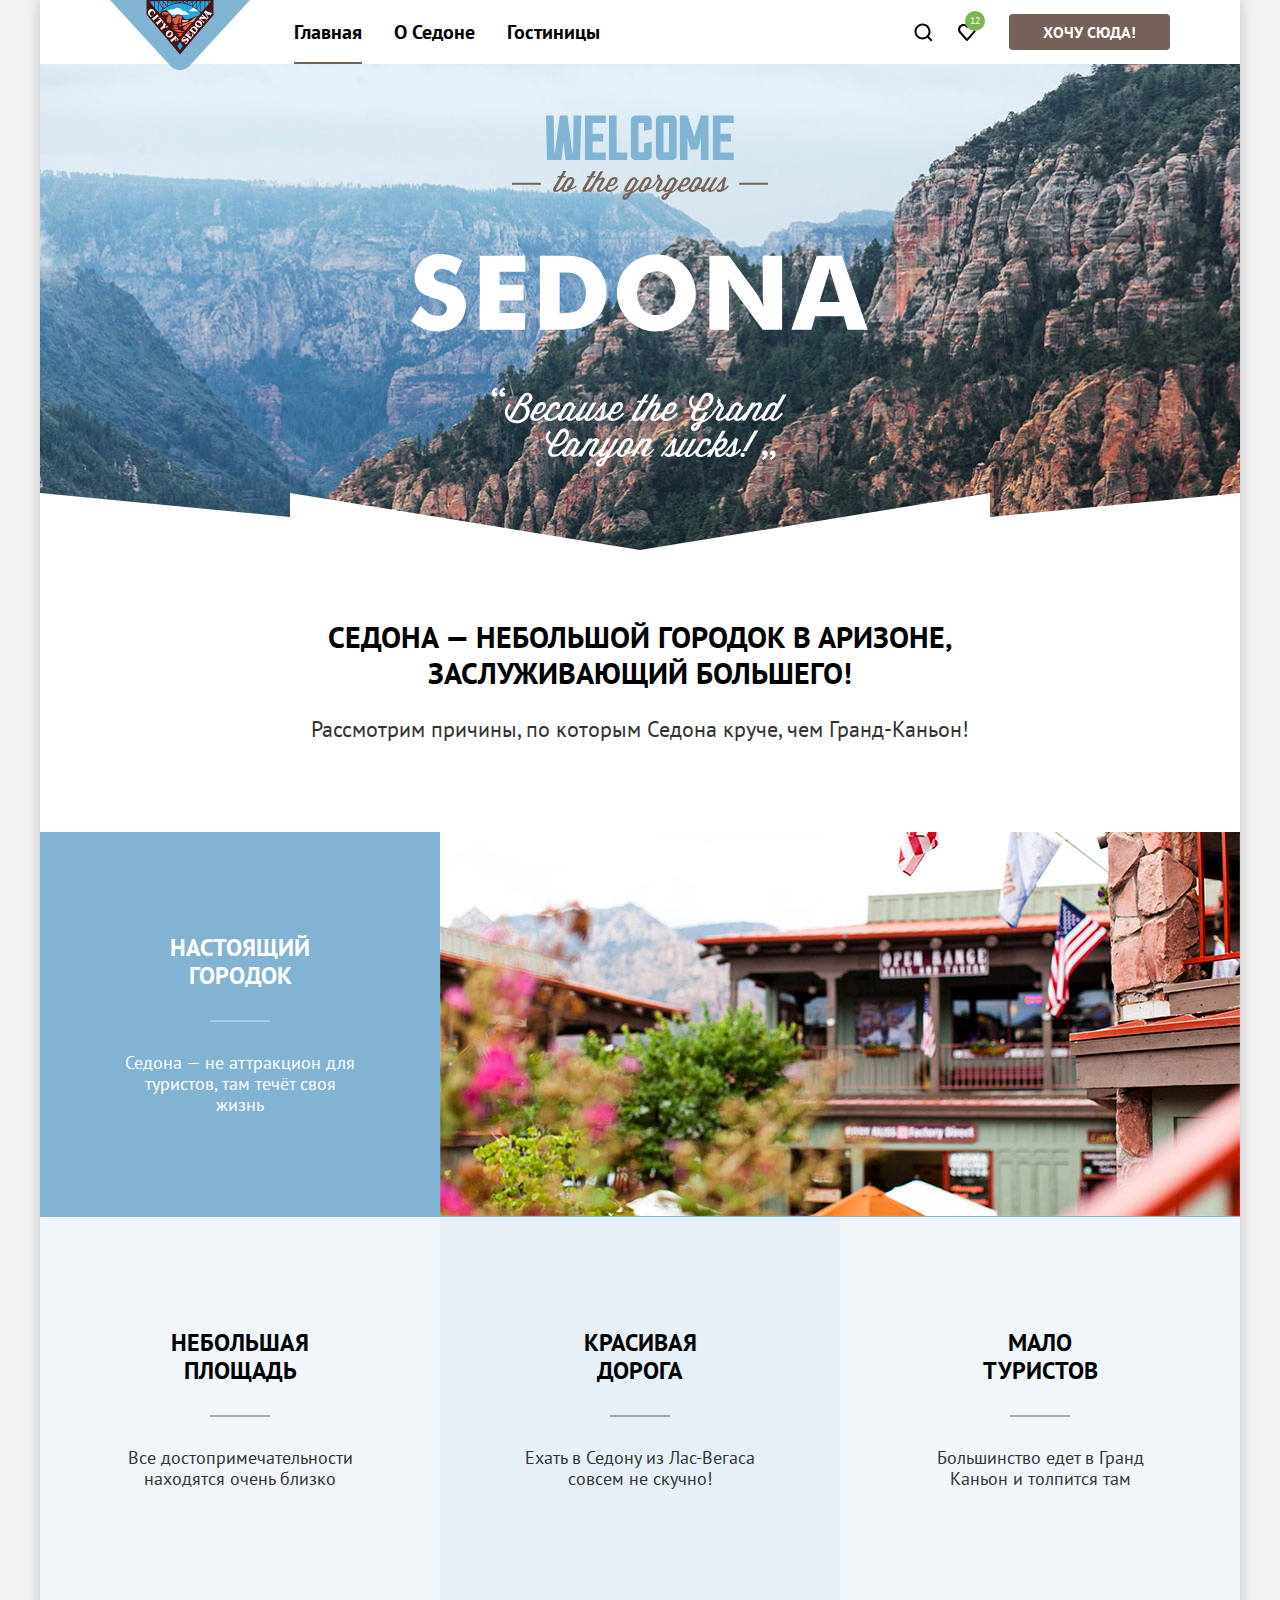
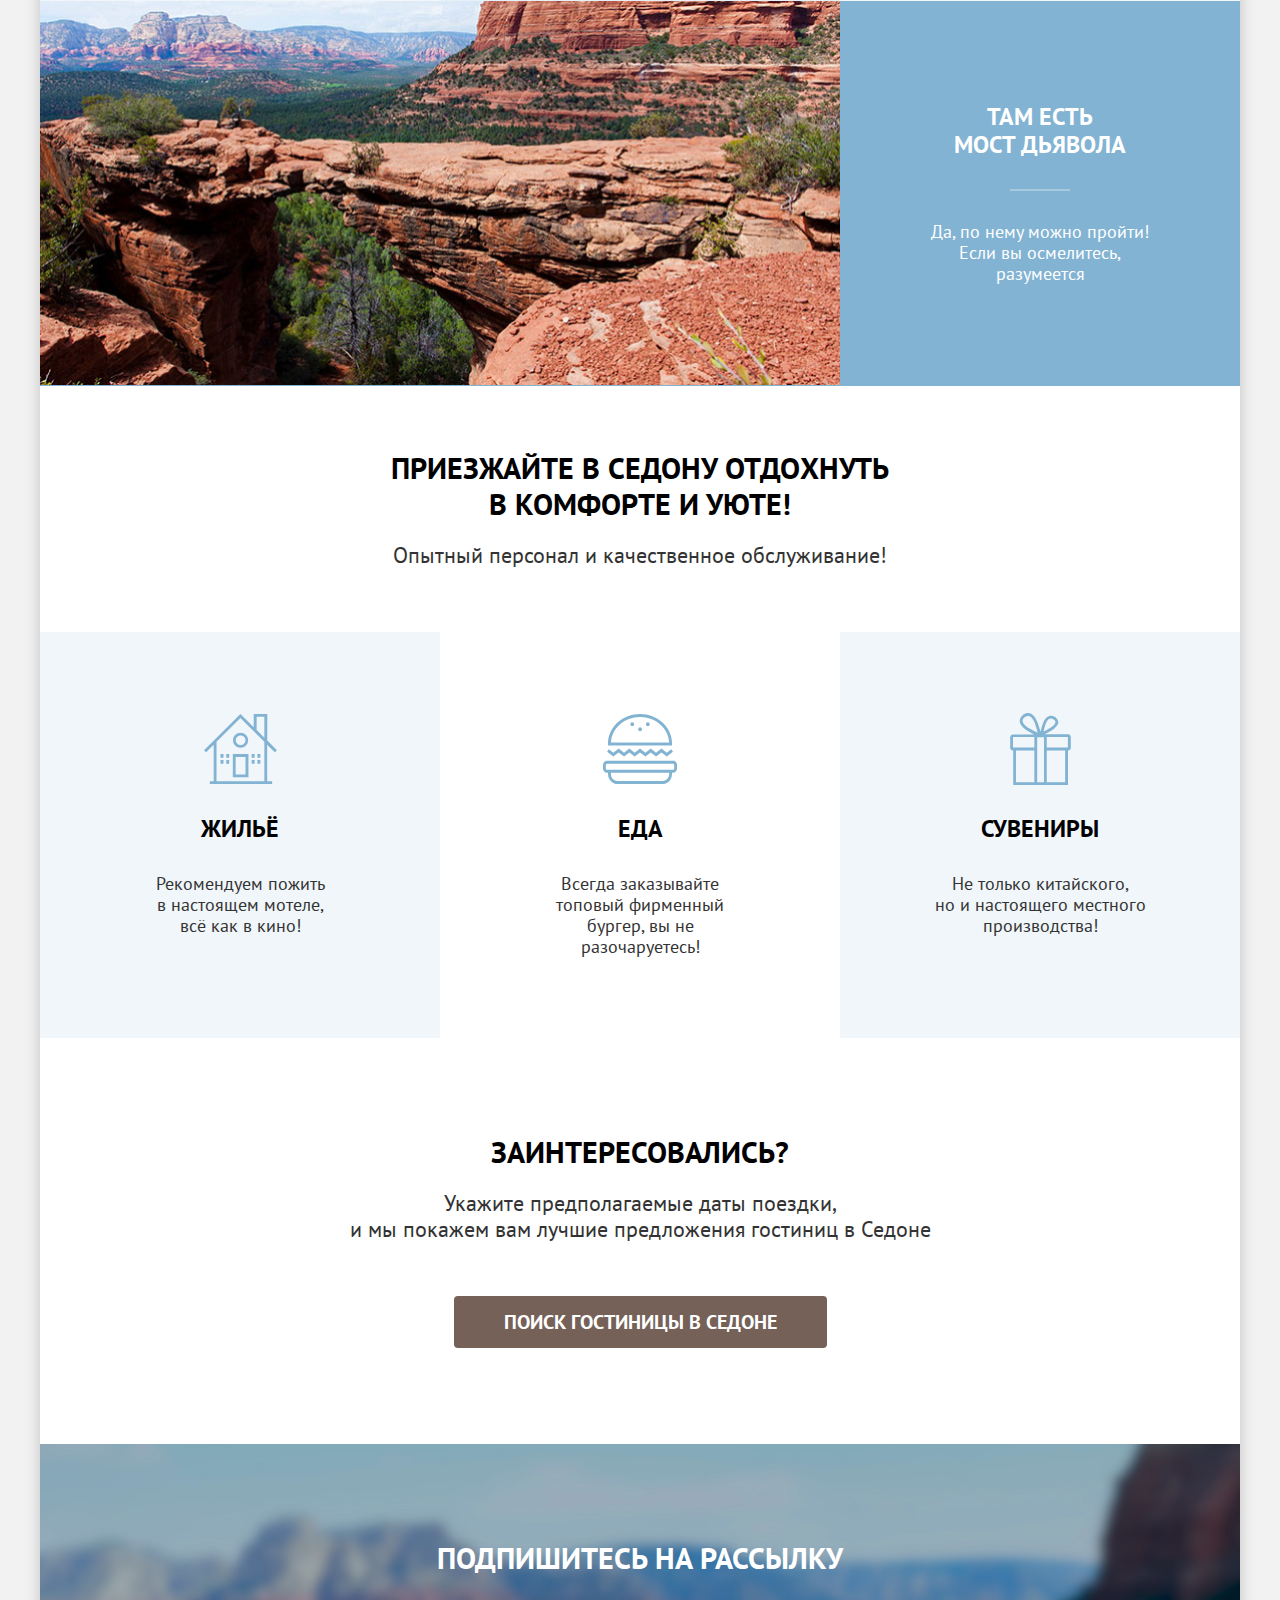
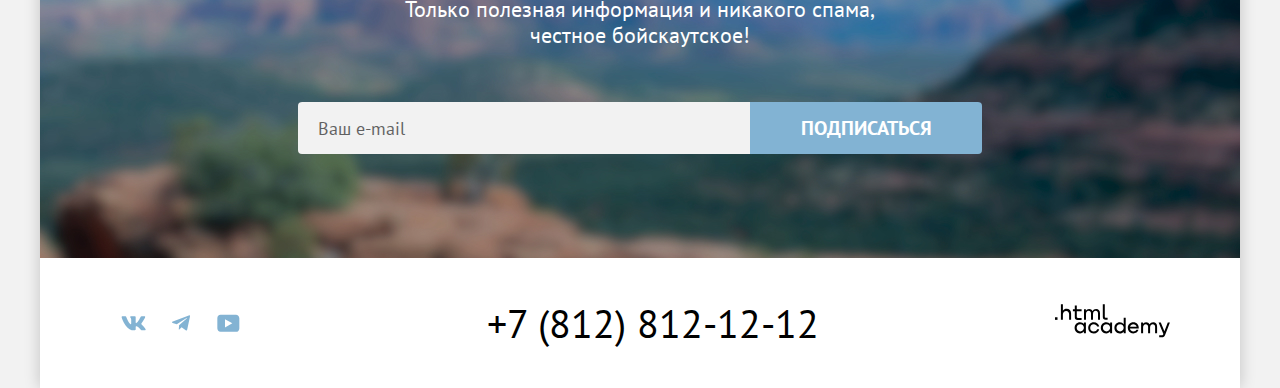
<file: 8/index.html>
<!DOCTYPE html>
<html lang="ru">
  <head>
    <meta charset="utf-8" />
    <title>HTML Academy: Седона</title>
    <link rel="stylesheet" href="css/style.css">
    <base href="https://htmlacademy-htmlcss.github.io/1851473-sedona-36/8/">
</head>
  <body>
    <div class="container">
      <header class="page-header">
        <nav class="navigation">
          <a class="logo">
            <img src="images/icons/logo.svg" width="140" height="70"
            alt="Логотип">
          </a>
          <ul class="navigation-list">
            <li class="navigation-item">
              <a class="navigation-link active" href="index.html"> Главная </a>
            </li>
            <li class="navigation-item">
              <a class="navigation-link" href="#"> О Седоне </a>
            </li>
            <li class="navigation-item">
              <a class="navigation-link" href="catalog.html"> Гостиницы </a>
            </li>
          </ul>
          <ul class="navigation-list navigation-user">
            <li class="navigation-item">
              <a class="navigation-link-icon navigation-link-icon-search" href="#">
                <span class="visually-hidden">Поиск</span>
              </a>
            </li>
            <li class="navigation-item">
              <a class="navigation-link-icon navigation-link-icon-like" href="#">
                <span class="visually-hidden">понравившиеся</span>
                <span class="navigation-like">12</span>
              </a>
            </li>
          </ul>
          <a class="navigation-btn btn btn-brown" href="#"> Хочу сюда! </a>
        </nav>
      </header>
      <main class="main">
        <section class="hero">
          <h1 class="visually-hidden">Sedona</h1>
          <img src="images/icons/welcome.svg" alt="welcome to Sedona" width="458" height="352">
        </section>

        <section class="benefits">
          <div class="benefits-head">
            <h2 class="benefits-title title"> Седона — небольшой городок в Аризоне,
              заслуживающий большего! </h2>
            <p class="benefits-subtitle subtitle">
              Рассмотрим причины, по которым Седона круче, чем Гранд-Каньон!
            </p>
          </div>
          <ul class="benefits-list">
            <li class="benefits-item-blue">
              <div class="benefits-item-wrapper">
                <h3 class="benefits-item-title">
                  Настоящий городок
                </h3>
                <p class="benefits-item-description">
                  Седона — не аттракцион для туристов, там течёт своя жизнь
                </p>
              </div>
              <img src="images/photo-1.jpg" alt="домик в настоящем городке" width="800" height="384">
            </li>
            <li class="benefits-item benefits-item-white">
              <h3 class="benefits-item-title">
                Небольшая площадь
              </h3>
              <p class="benefits-item-description">
                Все достопримечательности находятся очень близко
              </p>
            </li>
            <li class="benefits-item benefits-item-gray">
              <h3 class="benefits-item-title">
                Красивая<br> дорога
              </h3>
              <p class="benefits-item-description">
                Ехать в Седону из Лас-Вегаса совсем не скучно!
              </p>
            </li>
            <li class="benefits-item benefits-item-white">
              <h3 class="benefits-item-title">
                мало<br> туристов
              </h3>
              <p class="benefits-item-description">
                Большинство едет в Гранд Каньон и толпится там
              </p>
            </li>
            <li class="benefits-item-blue benefits-item-reverse">
              <div class="benefits-item-wrapper">
                <h3 class="benefits-item-title">
                  Там есть<br> мост дьявола
                </h3>
                <p class="benefits-item-description">
                  Да, по нему можно пройти! Если вы осмелитесь, разумеется
                </p>
              </div>
              <img src="images/photo-2.jpg" alt="Каньон" width="800" height="384">
            </li>
          </ul>
        </section>
        <section class="quality">
          <div class="quality-header">
            <h2 class="quality-title title">
              Приезжайте в Седону отдохнуть в&nbsp;комфорте и уюте!
            </h2>
            <p class="quality-subtitle subtitle">Опытный персонал и качественное обслуживание!</p>
          </div>
          <ul class="quality-list">
            <li class="quality-item quality-item-gray quality-item-home">
              <h3 class="quality-item-title">
                Жильё
              </h3>
              <p class="quality-item-description">Рекомендуем пожить в&nbsp;настоящем мотеле,<br>
                всё как в кино!</p>
            </li>
            <li class="quality-item quality-item-burger">
              <h3 class="quality-item-title">
                Еда
              </h3>
              <p class="quality-item-description">Всегда заказывайте
                топовый&nbsp;фирменный бургер, вы не разочаруетесь!</p>
            </li>
            <li class="quality-item quality-item-gray quality-item-gift">
              <h3 class="quality-item-title">
                Сувениры
              </h3>
              <p class="quality-item-description">Не только китайского,<br>
                но и настоящего местного производства!</p>
            </li>
          </ul>
        </section>

        <div class="search">
          <p class="search-title title">Заинтересовались? </p>
          <p class="search-description subtitle">Укажите предполагаемые даты поездки,<br> и мы покажем вам лучшие предложения гостиниц в Седоне</p>
          <button class="btn btn-brown search-btn" type="button">поиск гостиницы в седоне</button>
        </div>

        <section class="subscribe">
          <h3 class="subscribe-title title">Подпишитесь на рассылку</h3>
          <p class="subscribe-description">Только полезная информация и никакого спама, честное бойскаутское!</p>
          <form class="form" action="https://echo.htmlacademy.ru" method="POST">
            <input class="form-input" type="email" name="email" id="email" placeholder="Ваш e-mail">
            <label for="email" class="visually-hidden"> Введите почту</label>
            <button class="btn btn-blue subscribe-btn" type="submit">Подписаться</button>
          </form>
        </section>
      </main>

      <footer class="footer">
        <ul class="social-list">
          <li class="social-item">
            <a href="https://vk.com/htmlacademy" class="social-link">
              <svg width="48" height="41" viewBox="0 0 48 41" fill="none" xmlns="http://www.w3.org/2000/svg">
                <path fill-rule="evenodd" clip-rule="evenodd" d="M35.1164 14.8044C35.2824 14.2584 35.1164 13.8564 34.3214 13.8564H31.6964C31.0284 13.8564 30.7204 14.2034 30.5534 14.5864C30.5534 14.5864 29.2184 17.7824 27.3274 19.8584C26.7154 20.4604 26.4374 20.6514 26.1034 20.6514C25.9364 20.6514 25.6854 20.4604 25.6854 19.9134V14.8044C25.6854 14.1484 25.5014 13.8564 24.9454 13.8564H20.8174C20.4004 13.8564 20.1494 14.1604 20.1494 14.4494C20.1494 15.0704 21.0954 15.2144 21.1924 16.9624V20.7604C21.1924 21.5934 21.0394 21.7444 20.7054 21.7444C19.8154 21.7444 17.6504 18.5334 16.3654 14.8594C16.1164 14.1444 15.8644 13.8564 15.1934 13.8564H12.5664C11.8164 13.8564 11.6664 14.2034 11.6664 14.5864C11.6664 15.2684 12.5564 18.6564 15.8114 23.1374C17.9814 26.1974 21.0364 27.8564 23.8194 27.8564C25.4884 27.8564 25.6944 27.4884 25.6944 26.8534V24.5404C25.6944 23.8034 25.8524 23.6564 26.3814 23.6564C26.7714 23.6564 27.4384 23.8484 28.9964 25.3234C30.7764 27.0724 31.0694 27.8564 32.0714 27.8564H34.6964C35.4464 27.8564 35.8224 27.4884 35.6064 26.7604C35.3684 26.0364 34.5184 24.9854 33.3914 23.7384C32.7794 23.0284 31.8614 22.2634 31.5824 21.8804C31.1934 21.3894 31.3044 21.1704 31.5824 20.7334C31.5824 20.7334 34.7824 16.3074 35.1154 14.8044H35.1164Z" fill="#83B3D3"/>
              </svg>
              <span class="visually-hidden">VK</span>
            </a>
          </li>
          <li class="social-item">
            <a href="https://t.me/htmlacademy" class="social-link">
              <svg width="48" height="41" viewBox="0 0 48 41" fill="none" xmlns="http://www.w3.org/2000/svg">
                <path d="M31.785 12.9557L15.8405 19.1042C14.7523 19.5413 14.7586 20.1483 15.6408 20.419L19.7344 21.696L29.2058 15.7201C29.6537 15.4477 30.0629 15.5942 29.7265 15.8928L22.0528 22.8183H22.051L22.0528 22.8192L21.7705 27.0387C22.1841 27.0387 22.3667 26.8489 22.5987 26.625L24.5871 24.6915L28.7229 27.7464C29.4855 28.1664 30.0332 27.9506 30.2229 27.0405L32.9379 14.2453C33.2158 13.1311 32.5126 12.6266 31.785 12.9557Z" fill="#83B3D3"/>
              </svg>
              <span class="visually-hidden">Telegram</span>
            </a>
          </li>
          <li class="social-item">
            <a href="https://www.youtube.com/user/htmlacademyru" class="social-link">
              <svg width="48" height="41" viewBox="0 0 48 41" fill="none" xmlns="http://www.w3.org/2000/svg">
                <path d="M31.9402 12.3564H16.5074C14.6467 12.3564 13.3333 13.9502 13.3333 15.7564V25.8502C13.3333 27.7627 14.6467 29.3564 16.5074 29.3564H32.1591C33.8009 29.3564 35.3333 27.7627 35.3333 25.9564V15.7564C35.1143 13.9502 33.8009 12.3564 31.9402 12.3564ZM20.9949 24.8939V16.8189L28.3283 20.8564L20.9949 24.8939Z" fill="#83B3D3"/>
              </svg>
              <span class="visually-hidden">Youtube</span>
            </a>
          </li>
        </ul>

        <a href="tel:+78128121212" class="phone-link">+7 (812) 812-12-12</a>

        <a href="https://htmlacademy.ru/" class="logo-academy">
          <span class="visually-hidden"> Логотип академии </span>
          <svg width="115" height="34" viewBox="0 0 115 34" fill="none" xmlns="http://www.w3.org/2000/svg">
            <path d="M0 13.2564V15.8564H2.5V13.2564H0Z" fill="black"/>
            <path d="M11.6 4.85645C10 4.85645 8.8 5.55645 8 6.55645H7.9V0.356445H5.9V15.8564H7.9V10.5564C7.9 8.45645 9.2 6.95645 11.2 6.95645C13 6.95645 14.1 8.35645 14.1 10.1564V15.8564H16.1V9.75644C16.2 6.75644 14.3 4.85645 11.6 4.85645Z" fill="black"/>
            <path d="M26.6 5.15645H21.8V1.45645H19.8V5.25645H17.9V7.25645H19.8V13.2564C19.8 14.9564 20.8 15.9564 22.5 15.9564H26.6V13.9564H22.9C22.2 13.9564 21.8 13.5564 21.8 12.8564V7.15645H26.6V5.15645Z" fill="black"/>
            <path d="M41.1 4.95645C39.5 4.95645 38.2 5.75644 37.6 7.05645H37.5C36.9 5.85645 35.7 4.95645 34.1 4.95645C32.7 4.95645 31.6 5.75645 31 6.75645H30.9V5.15645H29V15.7564H31V10.3564C31 8.35645 32 6.85645 33.6 6.85645C35.1 6.85645 36 7.85645 36 9.45645V15.7564H38V10.1564C38 7.75645 39.4 6.85645 40.6 6.85645C42.1 6.85645 43 7.85645 43 9.45645V15.7564H45V9.25644C45.1 6.75644 43.6 4.95645 41.1 4.95645Z" fill="black"/>
            <path d="M47.8 13.0564C47.8 14.7564 48.8 15.7564 50.6 15.7564H52.6V13.7564H50.9C50.2 13.7564 49.8 13.3564 49.8 12.6564V0.356445H47.8V13.0564Z" fill="black"/>
            <path d="M28.9 20.0564C28 18.9564 26.7 18.2564 25 18.2564C21.9 18.2564 19.6 20.5564 19.6 23.8564C19.6 27.1564 21.9 29.4564 25 29.4564C26.8 29.4564 28 28.6564 28.8 27.5564H28.9V29.1564H30.9V18.5564H28.9V20.0564ZM25.3 27.4564C23.1 27.4564 21.7 25.8564 21.7 23.8564C21.7 21.8564 23.1 20.2564 25.3 20.2564C27.5 20.2564 28.9 21.8564 28.9 23.8564C28.9 25.7564 27.5 27.4564 25.3 27.4564Z" fill="black"/>
            <path d="M44.2 22.3564C43.7 19.9564 41.6 18.2564 38.8 18.2564C35.4 18.2564 33.2 20.7564 33.2 23.8564C33.2 26.9564 35.4 29.4564 38.8 29.4564C41.6 29.4564 43.7 27.6564 44.2 25.2564H42.1C41.7 26.5564 40.4 27.5564 38.8 27.5564C36.6 27.5564 35.2 25.9564 35.2 23.9564C35.2 21.9564 36.6 20.3564 38.8 20.3564C40.4 20.3564 41.6 21.3564 42.1 22.5564H44.2V22.3564Z" fill="black"/>
            <path d="M55.1 20.0564C54.2 18.9564 52.9 18.2564 51.2 18.2564C48.1 18.2564 45.8 20.5564 45.8 23.8564C45.8 27.1564 48.1 29.4564 51.2 29.4564C53 29.4564 54.2 28.6564 55 27.5564H55.1V29.1564H57.1V18.5564H55.1V20.0564ZM51.5 27.4564C49.3 27.4564 47.9 25.8564 47.9 23.8564C47.9 21.8564 49.3 20.2564 51.5 20.2564C53.7 20.2564 55.1 21.8564 55.1 23.8564C55.1 25.7564 53.6 27.4564 51.5 27.4564Z" fill="black"/>
            <path d="M68.7 20.1564C67.8 19.0564 66.5 18.2564 64.8 18.2564C61.7 18.2564 59.4 20.5564 59.4 23.8564C59.4 27.1564 61.6 29.4564 64.8 29.4564C66.5 29.4564 67.8 28.6564 68.6 27.6564H68.7V29.1564H70.7V13.7564H68.7V20.1564ZM65.1 27.4564C62.9 27.4564 61.5 25.8564 61.5 23.8564C61.5 21.8564 62.9 20.2564 65.1 20.2564C67.3 20.2564 68.7 21.8564 68.7 23.8564C68.6 25.8564 67.2 27.4564 65.1 27.4564Z" fill="black"/>
            <path d="M78.3 18.2564C75 18.2564 72.8 20.7564 72.8 23.8564C72.8 26.8564 74.9 29.4564 78.3 29.4564C80.8 29.4564 82.8 28.1564 83.5 25.8564H81.4C80.9 26.8564 79.8 27.4564 78.4 27.4564C76.5 27.4564 75.1 26.1564 75 24.5564H83.8C84 20.9564 81.8 18.2564 78.3 18.2564ZM78.3 20.1564C80 20.1564 81.3 21.1564 81.6 22.7564H75.1C75.4 21.2564 76.6 20.1564 78.3 20.1564Z" fill="black"/>
            <path d="M98.2 18.2564C96.6 18.2564 95.3 19.0564 94.6 20.2564H94.5C93.9 19.0564 92.7 18.2564 91.1 18.2564C89.7 18.2564 88.6 18.9564 88 20.0564V18.5564H86.1V29.1564H88.1V23.7564C88.1 21.7564 89.1 20.3564 90.7 20.2564C92.2 20.2564 93.1 21.2564 93.1 22.8564V29.1564H95.1V23.5564C95.1 21.1564 96.5 20.2564 97.7 20.2564C99.2 20.2564 100.1 21.2564 100.1 22.8564V29.1564H102.1V22.6564C102.2 20.0564 100.7 18.2564 98.2 18.2564Z" fill="black"/>
            <path d="M109.4 27.3564L105.8 18.4564H103.6L108.4 30.0564C108.1 30.9564 107.7 31.2564 106.7 31.2564H104.2V33.2564H106.7C108.5 33.2564 109.5 32.4564 110.2 30.6564L114.9 18.4564H112.8L109.4 27.3564Z" fill="black"/>
          </svg>
        </a>
      </footer>
    </div>
    <div class="modal-container modal-close">
      <div class="modal modal-search">
        <button class="modal-close-button" type="button">
          <span class="visually-hidden">Закрыть</span>
        </button>
        <section class="modal-content">
          <h2 class="modal-title">
            Поиск гостиницы в Седоне
          </h2>
          <form class="search-form" action="https://echo.htmlacademy.ru/" method="GET">
            <div class="field-group">
              <label class="form-label" for="date-in">Дата Заезда:</label>
              <input class="date-form-field field" value="27 апреля 2020" type="text" id="date-in" name="date-in" placeholder="Укажите дату">
              <span class="alert error"> Мы не можем отправить вас в прошлое.</span>
            </div>
            <div class="field-group">
              <label class="form-label" for="date-out">Дата Выезда:</label>
              <input class="date-form-field field" value="1 сентября 2023" type="text" id="date-out" name="date-out" placeholder="Укажите дату">
              <span class="alert success"> На эти даты есть свободные номера. Пока есть.</span>
            </div>
            <div class="number-group-wrapper">
              <div class="number-group">
                <label class="form-label" for="aduld">Взрослые:</label>
                <div class="field-wrapper">
                  <button class="btn-minus btn-icon" type="button">
                    <svg width="20" height="20" viewBox="0 0 20 20" fill="none" xmlns="http://www.w3.org/2000/svg">
                      <path d="M3 9V11H17V9H3Z" fill="#756157" fill-opacity="0.3"/>
                    </svg>
                    <span class="visually-hidden"> минус </span>
                  </button>
                  <input class="number-form-field field" value="2" type="number" id="aduld" name="aduld">
                  <button class="btn-plus btn-icon" type="button">
                    <svg width="20" height="20" viewBox="0 0 20 20" fill="none" xmlns="http://www.w3.org/2000/svg">
                      <path d="M17 9H11V3H9V9H3V11H9V17H11V11H17V9Z" fill="#756157" fill-opacity="0.3"/>
                    </svg>
                    <span class="visually-hidden"> плюс </span>
                  </button>
                </div>
              </div>
              <div class="number-group number-group-children">
                <span class="form-label">
                  <label class="form-label" for="children">Дети:</label>
                  <span class="tooltip">
                    <button class="tooltip-toggle" type="button" aria-labelledby="tooltip-label-date">
                      <svg width="26" height="26" viewBox="0 0 26 26" fill="none" xmlns="http://www.w3.org/2000/svg">
                        <circle cx="13" cy="13" r="13" fill="#83B3D3"/>
                        <path fill-rule="evenodd" clip-rule="evenodd" d="M12 7H14V9H12V7ZM14 19H12V10H14V19Z" fill="white"/>
                        </svg>
                    </button>
                    <span class="tooltip-text" role="tooltip" id="tooltip-label-date">Укажите количество детей, которые будут с вами, возраст которых от 6 до 18 лет. Дети до 6 лет размещаются бесплатно.</span>
                  </span>
                </span>
                <div class="field-wrapper">
                  <button class="btn-minus btn-icon" type="button">
                    <svg width="20" height="20" viewBox="0 0 20 20" fill="none" xmlns="http://www.w3.org/2000/svg">
                      <path d="M3 9V11H17V9H3Z" fill="#756157" fill-opacity="0.3"/>
                    </svg>
                    <span class="visually-hidden"> минус </span>
                  </button>
                  <input class="number-form-field field" value="2" type="number" id="children" name="children">
                  <button class="btn-plus btn-icon" type="button">
                    <svg width="20" height="20" viewBox="0 0 20 20" fill="none" xmlns="http://www.w3.org/2000/svg">
                      <path d="M17 9H11V3H9V9H3V11H9V17H11V11H17V9Z" fill="#756157" fill-opacity="0.3"/>
                    </svg>
                    <span class="visually-hidden"> плюс </span>
                  </button>
                </div>
              </div>
            </div>
            <button class="btn-blue btn form-submit" type="submit">
              Найти
            </button>
          </form>
        </section>
      </div>
    </div>
  </body>
</html>
</file>
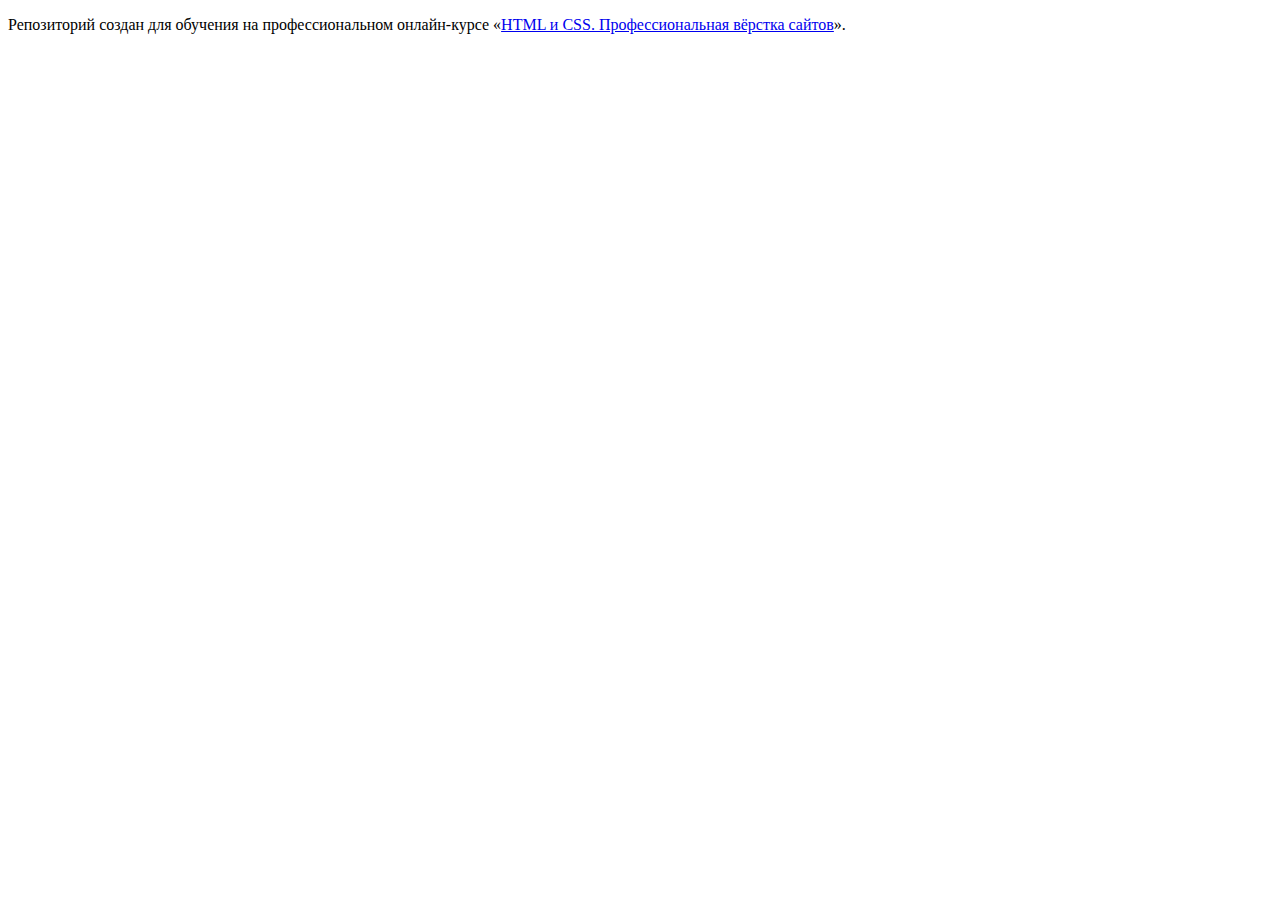
<file: master/index.html>
<!DOCTYPE html>
<html lang="ru">
  <head>
    <meta charset="utf-8">
    <title>HTML Academy: Седона</title>
    <base href="https://htmlacademy-htmlcss.github.io/1851473-sedona-36/master/">
</head>
  <body>

    <p>Репозиторий создан для обучения на профессиональном онлайн‑курсе «<a href="https://htmlacademy.ru/intensive/htmlcss">HTML и CSS. Профессиональная вёрстка сайтов</a>».</p>

  </body>
</html>
</file>
<file: css/style.css>
@font-face {
  font-family: "PT Sans";
  src: url("../fonts/ptsans-400.woff2") format("woff2");
  font-weight: 400;
  font-style: normal;
  font-display: swap;
}

@font-face {
  font-family: "PT Sans";
  src: url("../fonts/ptsans-700.woff2") format("woff2");
  font-weight: 700;
  font-style: normal;
  font-display: swap;
}

*,
*::before,
*::after {
  box-sizing: border-box;
}

html {
  min-width: 1200px;
}

body {
  font-family: "PT Sans", sans-serif;
  font-size: 18px;
  line-height: 21px;
  text-align: center;
  color: #333333;
  background-color: #f2f2f2;
  margin: 0;
  min-width: 1200px;
}

.navigation {
  display: flex;
  align-items: center;
  padding: 0 70px 0 238px;
  position: relative;
}

.navigation-user .navigation-item {
  margin: 0;
}

.hero {
  background-color: #1c3039;
  background-image: url("../images/icons/divider.svg"), url("../images/index-background.jpg");
  background-repeat: no-repeat;
  padding-top: 51px;
  padding-bottom: 79px;
  background-position-y: bottom;
  background-size: 1200px 57px, cover;
}

.navigation-link {
  display: inline-block;
  font-weight: 700;
  font-size: 20px;
  line-height: 24px;
  color: #000000;
  text-decoration: none;
  padding-top: 20px;
  padding-bottom: 20px;
  position: relative;
}

.navigation-link.active::before {
  content: "";
  display: block;
  width: 100%;
  height: 2px;
  background-color: #756257;
  position: absolute;
  bottom: 0;
  left: 0;
}

.navigation-link:hover {
  color: #000000;
  opacity: 0.7;
}

.navigation-link-icon {
  display: block;
  width: 44px;
  height: 64px;
  position: relative;
  text-decoration: none;
}

.navigation-link-icon:hover {
  opacity: 0.7;
}

.navigation-link-icon::after {
  content: "";
  position: absolute;
  top: 50%;
  left: 50%;
  transform: translate(-50%, -50%);
  display: block;
  width: 20px;
  height: 20px;
  background-repeat: no-repeat;
  background-position: center;
}

.navigation-link-icon-like::after {
  background-image: url("../images/icons/heart.svg");
}

.navigation-link-icon-search::after {
  background-image: url("../images/icons/search.svg");
}

.visually-hidden {
  position: absolute;
  width: 1px;
  height: 1px;
  margin: -1px;
  border: 0;
  padding: 0;
  white-space: nowrap;
  clip-path: inset(100%);
  clip: rect(0 0 0 0);
  overflow: hidden;
}

.navigation-item {
  margin-left: 16px;
  margin-right: 16px;
}

.navigation-list {
  display: flex;
  flex-wrap: wrap;
  margin: 0;
  padding: 0;
  list-style: none;
  max-width: 550px;
}

.navigation-user {
  margin-left: auto;
  margin-right: 20px;
}

.btn {
  font-weight: 700;
  font-size: 16px;
  line-height: 20px;
  color: #ffffff;
  text-transform: uppercase;
  text-decoration: none;
  border-radius: 4px;
  display: inline-block;
  border: none;
  font-family: inherit;
  text-align: center;
  cursor: pointer;
  margin: 0;
}

.btn-brown {
  background: #756157;
}

.btn-brown:hover {
  background-color: #615048;
}

.btn-brown:active {
  background: #756157;
  color: rgba(255, 255, 255, 0.3);
}

.btn-blue {
  background: #82b3d3;
}

.btn-blue:hover {
  background-color: #68a2ca;
}

.btn-blue:active {
  color: rgba(255, 255, 255, 0.3);
  background-color: #82b3d3;
}

.btn:disabled {
  background: #e5e5e5;
  color: #ffffff;
  cursor: no-drop;
}

.navigation-btn {
  padding: 8px 34px;
}

.navigation-like {
  position: absolute;
  top: 11px;
  right: 4px;
  display: block;
  font-size: 10px;
  line-height: 10px;
  text-align: center;
  color: #ffffff;
  width: 20px;
  height: 20px;
  background: #7db54f;
  border-radius: 50%;
  padding-top: 5px;
  z-index: 1;
}

.title {
  font-size: 30px;
  line-height: 36px;
  text-transform: uppercase;
  color: #000000;
  font-weight: 700;
}

.subtitle {
  font-size: 22px;
  line-height: 26px;
}

.benefits-title {
  margin: 0;
}

.benefits-subtitle {
  margin: 0;
  margin-top: 25px;
}

.benefits-head {
  padding: 69px 250px 90px 250px;
}

.benefits-list {
  display: flex;
  flex-wrap: wrap;
  list-style: none;
  margin: 0;
  padding-left: 0;
}

.benefits-item {
  padding: 112px 85px;
}

.benefits-item-description {
  margin-bottom: 0;
}

.benefits-item-title {
  font-size: 24px;
  line-height: 28px;
  text-transform: uppercase;
  color: #000000;
  margin-top: 0;
  position: relative;
  padding-bottom: 32px;
  margin-bottom: 30px;
}

.benefits-item-title::before {
  content: "";
  display: block;
  position: absolute;
  width: 60px;
  height: 2px;
  background-color: rgba(0, 0, 0, 0.3);
  bottom: 0;
  left: 50%;
  transform: translateX(-50%);
}

.benefits-item-blue .benefits-item-title::before {
  background: rgba(255, 255, 255, 0.3);
}

.benefits-item-blue {
  display: flex;
  color: #ffffff;
  background-color: #82b3d3;
}

.benefits-item-blue img {
  vertical-align: bottom;
  width: 800px;
  height: 100%;
  object-fit: cover;
}

.benefits-item-wrapper {
  padding: 102px 85px;
  width: 400px;
}

.benefits-item-reverse {
  flex-direction: row-reverse;
}

.benefits-item-white {
  width: 400px;
  background: rgba(131, 179, 211, 0.12);
}

.benefits-item-gray {
  width: 400px;
  background: rgba(131, 179, 211, 0.2);
}

.benefits-item-blue .benefits-item-title {
  color: #ffffff;
}

.quality-header {
  padding: 64px 340px;
}

.quality-title {
  margin-top: 0;
  margin-bottom: 20px;
}

.quality-subtitle {
  margin: 0;
}

.quality-item-title {
  font-size: 24px;
  line-height: 28px;
  text-transform: uppercase;
  color: #000000;
  margin-top: 0;
  margin-bottom: 30px;
}

.quality-item-description {
  margin: 0;
}

.quality-list {
  display: flex;
  list-style: none;
  margin: 0;
  padding-left: 0;
  flex-wrap: wrap;
}

.quality-item {
  width: 400px;
  padding-left: 85px;
  padding-right: 85px;
  padding-top: 183px;
  padding-bottom: 81px;
  position: relative;
}

.quality-item-gray {
  background: rgba(131, 179, 211, 0.12);
}

.search {
  padding: 96px 290px;
}

.search-title {
  margin-top: 0;
  margin-bottom: 20px;
}

.search-description {
  margin-top: 0;
  margin-bottom: 54px;
}

.search-btn {
  font-size: 20px;
  line-height: 36px;
  padding: 8px 50px;
}

.subscribe {
  background-color: #8fabb8;
  color: #ffffff;
  background-image: url("../images/subscribe-background.jpg");
  padding: 96px 258px 104px;
  background-size: cover;
}

.subscribe-title {
  color: #ffffff;
  margin-top: 0;
  margin-bottom: 20px;
}

.subscribe-description {
  font-size: 22px;
  line-height: 26px;
  margin-top: 0;
  margin-bottom: 54px;
  padding: 0 75px;
}

.subscribe-btn {
  font-size: 20px;
  line-height: 36px;
  border-radius: 0 4px 4px 0;
  width: 232px;
  padding: 8px;
}

.form {
  display: flex;
}

.form-input {
  font-family: inherit;
  font-size: 18px;
  line-height: 24px;
  color: #000000;
  width: 452px;
  height: 52px;
  background: #f2f2f2;
  border-radius: 4px 0 0 4px;
  border: none;
  padding-left: 20px;
}

.form-input:hover {
  background: #e6e6e6;
}

.form-input::placeholder {
  opacity: 0.6;
  color: #000000;
}

.phone-link {
  font-size: 40px;
  line-height: 40px;
  text-transform: uppercase;
  color: #000000;
  text-decoration: none;
}

.phone-link:hover {
  color: #756157;
}

.phone-link:active {
  color: rgba(117, 97, 87, 0.3);
}

.container {
  display: flex;
  flex-direction: column;
  width: 1200px;
  background: #ffffff;
  box-shadow: 0 0 15px rgba(0, 0, 0, 0.2);
  margin-left: auto;
  margin-right: auto;
  min-height: 100vh;
}

.main {
  flex-grow: 1;
}

.footer {
  display: flex;
  justify-content: space-between;
  align-items: center;
  padding: 27px 70px;
}

.social-list {
  display: flex;
  flex-wrap: wrap;
  list-style: none;
  padding-left: 0;
  max-width: 200px;
}

.social-link {
  display: block;
  width: 47px;
  height: 40px;
  position: relative;
}

.social-link svg {
  position: absolute;
  top: 50%;
  left: 50%;
  transform: translate(-50%, -50%);
}

.social-link:hover path {
  fill: #68a2ca;
}

.social-link:active path {
  fill: #68a2ca;
  fill-opacity: 0.3;
}

.logo {
  position: absolute;
  top: 0;
  left: 70px;
}

.quality-item::before {
  content: "";
  display: block;
  width: 75px;
  height: 72px;
  top: 81px;
  left: 50%;
  transform: translateX(-50%);
  position: absolute;
  background-repeat: no-repeat;
  background-position: center;
  background-size: contain; /* чтоб иконка изображения помещалась */
}

.quality-item-home::before {
  background-image: url("../images/icons/home.svg");
}

.quality-item-burger::before {
  background-image: url("../images/icons/food.svg");
}

.quality-item-gift::before {
  background-image: url("../images/icons/gift.svg");
}

.logo-academy:hover path {
  fill: #756157;
}

.logo-academy:active path {
  fill: #756157;
  fill-opacity: 0.3;
}

/* Модальное окно */
.modal-container {
  position: fixed;
  top: 0;
  left: 0;
  display: flex;
  width: 100%;
  height: 100%;
  background: rgba(242, 242, 242, 0.8);
  z-index: 10;
}

.modal {
  position: relative;
  margin: auto;
  padding: 64px 70px;
  background-color: #ffffff;
  box-shadow: 0 25px 50px rgba(0, 0, 0, 0.15);
  border-radius: 30px;
  text-align: left;
}

.modal-search {
  width: 717px;
}

.modal-close-button {
  position: absolute;
  padding: 0;
  top: 64px;
  right: 52px;
  width: 52px;
  height: 52px;
  background-color: #f2f2f2;
  border-radius: 50%;
  border: none;
  cursor: pointer;
}

.modal-close-button::before {
  content: "";
  position: absolute;
  top: 50%;
  left: 50%;
  transform: translate(-50%, -50%);
  display: block;
  width: 20px;
  height: 20px;
  background-repeat: no-repeat;
  background-position: center;
  background-image: url("../images/icons/close-modal.svg");
}

.modal-close-button:hover {
  background-color: #e6e6e6;
}

.modal-close-button:active {
  background-color: #e6e6e6;
}

.modal-close-button:active::before {
  opacity: 0.3;
}

.modal-title {
  margin: 0;
  font-size: 30px;
  line-height: 36px;
  color: #000000;
  text-transform: uppercase;
  margin-right: 35px;
  margin-bottom: 64px;
}

.form-label {
  font-weight: 700;
  font-size: 20px;
  line-height: 24px;
  text-transform: capitalize;
  color: #000000;
}

.form-submit {
  font-size: 20px;
  line-height: 24px;
  width: 100%;
  padding: 18px;
}

.field {
  height: 48px;
  background: #f2f2f2;
  font-weight: 700;
  font-size: 18px;
  line-height: 24px;
  color: #000000;
  font-family: inherit;
  border: 2px solid transparent;
  -moz-appearance: textfield;
  flex-shrink: 0;
}

.date-form-field {
  width: 440px;
  border-radius: 4px;
  padding-left: 20px;
  padding-right: 45px;
  background-image: url("../images/icons/date.svg");
  background-repeat: no-repeat;
  background-position: right 20px top 14px;
}

.date-form-field:hover {
  background-color: #e6e6e6;
}

.date-form-field:focus:not(:placeholder-shown) {
  background-color: #f2f2f2;
  border: 2px solid #000000;
  outline: none;
}

.field::-webkit-outer-spin-button,
.field::-webkit-inner-spin-button {
  -webkit-appearance: none;
  margin: 0;
}

.field-wrapper {
  position: relative;
}

.number-form-field {
  width: 110px;
  border-radius: 4px;
  padding-left: 40px;
  padding-right: 40px;
  text-align: center;
}

.field-group {
  display: flex;
  justify-content: space-between;
  align-items: center;
  padding-bottom: 25px;
  position: relative;
  flex-wrap: wrap;
}

.alert {
  display: block;
  font-size: 16px;
  width: 100%;
  line-height: 21px;
  padding-left: 157px;
  min-height: 21px;
  margin-top: 2px;
}

.error {
  color: #ff5757;
}

.number-group {
  display: flex;
  justify-content: space-between;
  align-items: center;
  width: 247px;
}

.number-group-wrapper {
  display: flex;
  justify-content: space-between;
  margin-bottom: 48px;
}

.number-group-children {
  width: 242px;
}

.btn-icon {
  width: 20px;
  height: 20px;
  background-color: #f2f2f2;
  border: none;
  position: absolute;
  top: 14px;
  cursor: pointer;
}

.btn-icon:hover path {
  fill: #000000;
  fill-opacity: 1;
}

.btn-icon:active path {
  fill: #000000;
  fill-opacity: 1;
}

.btn-icon:active {
  opacity: 0.2;
}

.btn-minus {
  left: 10px;
}

.btn-plus {
  right: 10px;
}

.btn-icon svg {
  position: absolute;
  top: 50%;
  left: 50%;
  transform: translate(-50%, -50%);
}

.tooltip-toggle {
  border: none;
  background-color: transparent;
  padding: 0;
  margin: 0;
  display: block;
}

.tooltip-icon {
  width: 100%;
  height: 100%;
  display: block;
}

.tooltip-toggle:hover .tooltip-icon {
  opacity: 0.7;
}

.tooltip-text {
  color: #ffffff;
  font-size: 16px;
  line-height: 20px;
  font-weight: normal;
  text-transform: none;
  padding: 21px 18px 18px 22px;
  width: 256px;
  position: absolute;
  top: 100%;
  margin-top: 15px;
  left: 50%;
  transform: translateX(-50%);
  z-index: 1;
  background: #333333;
  box-shadow: 0 15px 30px rgba(0, 0, 0, 0.3);
  border-radius: 10px;
  display: none;
}

.tooltip {
  position: absolute;
  margin-left: 10px;
  width: 26px;
  height: 26px;
}

.tooltip-toggle:hover + .tooltip-text,
.tooltip-toggle:focus + .tooltip-text {
  display: block;
}

.tooltip-text::after {
  content: "";
  background-image: url("../images/icons/triangle.svg");
  width: 19px;
  height: 9px;
  position: absolute;
  bottom: 100%;
  left: 0;
  right: 0;
  margin-left: auto;
  margin-right: auto;
}


.modal-close {
  display: none;
}
</file>
<file: 5/css/style.css>
@font-face {
  font-family: "PT Sans";
  src: url("../fonts/ptsans-400.woff2") format("woff2");
  font-weight: normal;
  font-style: normal;
}

@font-face {
  font-family: "PT Sans";
  src: url("../fonts/ptsans-700.woff2") format("woff2");
  font-weight: 700;
  font-style: normal;
}

html {
  min-width: 1200px;
}

body {
  font-family: "PT Sans", sans-serif;
  font-size: 18px;
  line-height: 21px;
  text-align: center;
  color: #333333;
  background-color: #F2F2F2;
  margin: 0;
  min-width: 1200px;
}

.hero {
  background-color: indigo;
}

.navigation-link {
  font-weight: 700;
  font-size: 20px;
  line-height: 24px;
  color: #000000;
  text-decoration: none;
}

.visually-hidden {
  position: absolute;
  width: 1px;
  height: 1px;
  margin: -1px;
  border: 0;
  padding: 0;
  white-space: nowrap;
  clip-path: inset(100%);
  clip: rect(0 0 0 0);
  overflow: hidden;
}

.navigation-list {
  list-style: none;
}

.btn {
  font-weight: 700;
  font-size: 16px;
  line-height: 20px;
  color: #FFFFFF;
  text-transform: uppercase;
  text-decoration: none;
  border-radius: 4px;
  display: inline-block;
  border: none;
  font-family: inherit;
}

.btn-brown {
  background: #756157;
}

.btn-blue {
  background: #82B3D3;
}

.title {
  font-size: 30px;
  line-height: 36px;
  text-transform: uppercase;
  color: #000000;
  font-weight: 700;
}

.subtitle {
  font-size: 22px;
  line-height: 26px;
}

.benefits-list {
  display: flex;
  flex-wrap: wrap;
  list-style: none;
  margin: 0;
  padding-left: 0;
}


.benefits-item-title {
  font-size: 24px;
  line-height: 28px;
  text-transform: uppercase;
  color: #000000;
}

.benefits-item-blue {
  display: flex;
  color: #FFFFFF;
  background-color:#82B3D3;
}

.benefits-item-reverse {
  flex-direction: row-reverse;
}

.benefits-item-blue img {
  width: 800px;
}

.benefits-item-wrapper {
  width: 400px;
}

.benefits-item-white {
  width: 400px;
  background: rgba(131, 179, 211, 0.12);
}

.benefits-item-gray {
  width: 400px;
  background: rgba(131, 179, 211, 0.2);
}

.benefits-item-blue .benefits-item-title {
  color: #FFFFFF;
}

.quality-item-title {
  font-size: 24px;
  line-height: 28px;
  text-transform: uppercase;
  color: #000000;
}

.quality-list {
  display: flex;
  list-style: none;
  margin: 0;
  padding-left: 0;
  flex-wrap: wrap;
}

.quality-item {
  width: 400px;
}

.quality-item-gray {
  background: rgba(131, 179, 211, 0.12);
}

.search-btn {
  font-size: 20px;
  line-height: 36px;
}

.subscribe {
  background-color: indigo;
  color: #FFFFFF;
}

.subscribe-title {
  color: #FFFFFF;
}

.subscribe-description {
  font-size: 22px;
  line-height: 26px;
}

.subscribe-btn {
  font-size: 20px;
  line-height: 36px;
  border-radius: 0px 4px 4px 0px;
}

.form-input {
  font-family: inherit;
  font-size: 18px;
  line-height: 24px;
  color: #000000;
  width: 452px;
  height: 52px;
}

.form-input::placeholder {
  opacity: 0.6;
  color: #000000;
}

.phone-link {
  font-size: 40px;
  line-height: 40px;
  text-transform: uppercase;
  color: #000000;
  text-decoration: none;
}

.container {
  display: flex;
  flex-direction: column;
  width: 1200px;
  background: #FFFFFF;
  box-shadow: 0px 0px 15px rgba(0, 0, 0, 0.2);
  margin-left: auto;
  margin-right: auto;
  min-height: 100vh;
}

.main {
  flex-grow: 1;

}

.footer {
  padding-bottom: 10px;
}
</file>
<file: 6/css/style.css>
@font-face {
  font-family: "PT Sans";
  src: url("../fonts/ptsans-400.woff2") format("woff2");
  font-weight: normal;
  font-style: normal;
}

@font-face {
  font-family: "PT Sans";
  src: url("../fonts/ptsans-700.woff2") format("woff2");
  font-weight: 700;
  font-style: normal;
}

*,
*::before,
*::after {
  box-sizing: border-box;
}

html {
  min-width: 1200px;
}

body {
  font-family: "PT Sans", sans-serif;
  font-size: 18px;
  line-height: 21px;
  text-align: center;
  color: #333333;
  background-color: #f2f2f2;
  margin: 0;
  min-width: 1200px;
}

.navigation {
  display: flex;
  align-items: center;
  padding: 0 70px;
}

.navigation-user .navigation-item {
  margin: 0;
}

.hero {
  background-color: indigo;
  background-image: url("../images/index-background.jpg");
  padding-top: 51px;
  padding-bottom: 82px;
}

.navigation-link {
  font-weight: 700;
  font-size: 20px;
  line-height: 24px;
  color: #000000;
  text-decoration: none;
}

.navigation-link-icon {
  display: inline-block;
  width: 44px;
  height: 64px;
  outline: 1px solid green;
}

.visually-hidden {
  position: absolute;
  width: 1px;
  height: 1px;
  margin: -1px;
  border: 0;
  padding: 0;
  white-space: nowrap;
  clip-path: inset(100%);
  clip: rect(0 0 0 0);
  overflow: hidden;
}

.navigation-item {
  margin-left: 16px;
  margin-right: 16px;
}

.navigation-list {
  display: flex;
  flex-wrap: wrap;
  margin: 0;
  padding: 0;
  list-style: none;
}

.navigation-user {
  margin-left: auto;
  margin-right: 20px;
}

.btn {
  font-weight: 700;
  font-size: 16px;
  line-height: 20px;
  color: #ffffff;
  text-transform: uppercase;
  text-decoration: none;
  border-radius: 4px;
  display: inline-block;
  border: none;
  font-family: inherit;
}

.btn-brown {
  background: #756157;
}

.btn-blue {
  background: #82b3d3;
}

.title {
  font-size: 30px;
  line-height: 36px;
  text-transform: uppercase;
  color: #000000;
  font-weight: 700;
}

.subtitle {
  font-size: 22px;
  line-height: 26px;
}

.benefits-list {
  display: flex;
  flex-wrap: wrap;
  list-style: none;
  margin: 0;
  padding-left: 0;
}

.benefits-item {
  padding: 112px 85px;
}

.benefits-item-title {
  font-size: 24px;
  line-height: 28px;
  text-transform: uppercase;
  color: #000000;
  margin-top: 0;
}

.benefits-item-blue {
  display: flex;
  color: #ffffff;
  background-color: #82b3d3;
}

.benefits-item-blue img {
  vertical-align: bottom;
}

.benefits-item-wrapper {
  padding: 102px 85px;
}

.benefits-item-reverse {
  flex-direction: row-reverse;
}

.benefits-item-blue img {
  width: 800px;
}

.benefits-item-wrapper {
  width: 400px;
}

.benefits-item-white {
  width: 400px;
  background: rgba(131, 179, 211, 0.12);
}

.benefits-item-gray {
  width: 400px;
  background: rgba(131, 179, 211, 0.2);
}

.benefits-item-blue .benefits-item-title {
  color: #ffffff;
}

.quality-item-title {
  font-size: 24px;
  line-height: 28px;
  text-transform: uppercase;
  color: #000000;
}

.quality-list {
  display: flex;
  list-style: none;
  margin: 0;
  padding-left: 0;
  flex-wrap: wrap;
}

.quality-item {
  width: 400px;
  padding-left: 85px;
  padding-right: 85px;
}

.quality-item-gray {
  background: rgba(131, 179, 211, 0.12);
}

.search-btn {
  font-size: 20px;
  line-height: 36px;
}

.subscribe {
  background-color: indigo;
  color: #ffffff;
}

.subscribe-title {
  color: #ffffff;
}

.subscribe-description {
  font-size: 22px;
  line-height: 26px;
}

.subscribe-btn {
  font-size: 20px;
  line-height: 36px;
  border-radius: 0px 4px 4px 0px;
}

.form-input {
  font-family: inherit;
  font-size: 18px;
  line-height: 24px;
  color: #000000;
  width: 452px;
  height: 52px;
}

.form-input::placeholder {
  opacity: 0.6;
  color: #000000;
}

.phone-link {
  font-size: 40px;
  line-height: 40px;
  text-transform: uppercase;
  color: #000000;
  text-decoration: none;
}

.container {
  display: flex;
  flex-direction: column;
  width: 1200px;
  background: #ffffff;
  box-shadow: 0px 0px 15px rgba(0, 0, 0, 0.2);
  margin-left: auto;
  margin-right: auto;
  min-height: 100vh;
}

.main {
  flex-grow: 1;
}

.footer {
  display: flex;
  justify-content: space-between;
  align-items: center;
  padding: 10px 70px;
}

.social-list {
  display: flex;
  flex-wrap: wrap;
  list-style: none;
  padding-left: 0;
}

.social-link {
  display: inline-block;
  width: 47px;
  height: 40px;
  outline: 5px solid indigo;
}
</file>
<file: 8/css/style.css>
@font-face {
  font-family: "PT Sans";
  src: url("../fonts/ptsans-400.woff2") format("woff2");
  font-weight: normal;
  font-style: normal;
}

@font-face {
  font-family: "PT Sans";
  src: url("../fonts/ptsans-700.woff2") format("woff2");
  font-weight: 700;
  font-style: normal;
}

*,
*::before,
*::after {
  box-sizing: border-box;
}

html {
  min-width: 1200px;
}

body {
  font-family: "PT Sans", sans-serif;
  font-size: 18px;
  line-height: 21px;
  text-align: center;
  color: #333333;
  background-color: #f2f2f2;
  margin: 0;
  min-width: 1200px;
}

.navigation {
  display: flex;
  align-items: center;
  padding: 0 70px 0 238px;
  position: relative;
}

.navigation-user .navigation-item {
  margin: 0;
}

.hero {
  background-color: indigo;
  background-image:  url("../images/icons/divider.svg"), url("../images/index-background.jpg");
  background-repeat: no-repeat;
  padding-top: 51px;
  padding-bottom: 79px;
  background-position-y: bottom;
  background-size: 1200px 57px, cover;
}

.navigation-link {
  display: inline-block;
  font-weight: 700;
  font-size: 20px;
  line-height: 24px;
  color: #000000;
  text-decoration: none;
  padding-top: 20px;
  padding-bottom: 20px;
  position: relative;
}

.navigation-link.active::before {
  content: "";
  display: block;
  width: 100%;
  height: 2px;
  background-color: #756257;
  position: absolute;
  bottom: 0;
  left: 0;
}



.navigation-link:hover {
  color: #000000;
  opacity: 0.7;
}

.navigation-link-icon {
  display: block;
  width: 44px;
  height: 64px;
  position: relative;
}

.navigation-link-icon:hover{
  opacity: 0.7;
}

.navigation-link-icon::after {
  content: "";
  position: absolute;
  top: 50%;
  left: 50%;
  transform: translate(-50%, -50%);
  display: block;
  width: 20px;
  height: 20px;
  background-repeat: no-repeat;
  background-position: center;
}

.navigation-link-icon-like::after {
  background-image: url("../images/icons/heart.svg");
}

.navigation-link-icon-search::after {
  background-image: url("../images/icons/search.svg");
}

.visually-hidden {
  position: absolute;
  width: 1px;
  height: 1px;
  margin: -1px;
  border: 0;
  padding: 0;
  white-space: nowrap;
  clip-path: inset(100%);
  clip: rect(0 0 0 0);
  overflow: hidden;
}

.navigation-item {
  margin-left: 16px;
  margin-right: 16px;
}

.navigation-list {
  display: flex;
  flex-wrap: wrap;
  margin: 0;
  padding: 0;
  list-style: none;
}

.navigation-user {
  margin-left: auto;
  margin-right: 20px;
}

.btn {
  font-weight: 700;
  font-size: 16px;
  line-height: 20px;
  color: #ffffff;
  text-transform: uppercase;
  text-decoration: none;
  border-radius: 4px;
  display: inline-block;
  border: none;
  font-family: inherit;
  text-align: center;
  cursor: pointer;
}

.btn-brown {
  background: #756157;
}

.btn-brown:hover {
  background-color: #615048;
}

.btn-brown:active {
  background: #756157;
  color: rgba(255, 255, 255, 0.3);
}

.btn-blue {
  background: #82b3d3;
}

.btn-blue:hover {
  background-color: #68A2CA;
}
.btn-blue:active {
  color: rgba(255, 255, 255, 0.3);
  background-color: #82b3d3;
}

.btn:disabled {
  background: #E5E5E5;
  color: #FFFFFF;
  cursor: no-drop;
}

.navigation-btn {
  padding: 8px 34px;
}

.navigation-like {
  position: absolute;
  top: 11px;
  right: 4px;
  display: block;
  font-size: 10px;
  line-height: 10px;
  text-align: center;
  color: #ffffff;
  width: 20px;
  height: 20px;
  background: #7DB54F;
  border-radius: 50%;
  padding-top: 5px;
  z-index: 1;
}

.navigation-link-icon {
  text-decoration: none;
}

.title {
  font-size: 30px;
  line-height: 36px;
  text-transform: uppercase;
  color: #000000;
  font-weight: 700;
}

.subtitle {
  font-size: 22px;
  line-height: 26px;
}
.benefits-title{
  margin: 0;
}

.benefits-subtitle {
  margin: 0;
  margin-top: 25px;
}

.benefits-head{
  padding: 69px 250px 90px 250px;
}

.benefits-list {
  display: flex;
  flex-wrap: wrap;
  list-style: none;
  margin: 0;
  padding-left: 0;
}

.benefits-item {
  padding: 112px 85px;
}

.benefits-item-description {
  margin-bottom: 0;
}

.benefits-item-title {
  font-size: 24px;
  line-height: 28px;
  text-transform: uppercase;
  color: #000000;
  margin-top: 0;
  position: relative;
  padding-bottom: 32px;
  margin-bottom: 30px;
}

.benefits-item-title::before {
  content: "";
  display: block;
  position: absolute;
  width: 60px;
  height: 2px;
  background-color:rgba(0, 0, 0, 0.3);
  bottom: 0;
  left: 50%;
  transform: translateX(-50%);
}

.benefits-item-blue .benefits-item-title::before {
  background: rgba(255, 255, 255, 0.3);

}

.benefits-item-blue {
  display: flex;
  color: #ffffff;
  background-color: #82b3d3;
}

.benefits-item-blue img {
  vertical-align: bottom;
}

.benefits-item-wrapper {
  padding: 102px 85px;
}

.benefits-item-reverse {
  flex-direction: row-reverse;
}

.benefits-item-blue img {
  width: 800px;
}

.benefits-item-wrapper {
  width: 400px;
}

.benefits-item-white {
  width: 400px;
  background: rgba(131, 179, 211, 0.12);
}

.benefits-item-gray {
  width: 400px;
  background: rgba(131, 179, 211, 0.2);
}

.benefits-item-blue .benefits-item-title {
  color: #ffffff;
}

.quality-header {
  padding: 64px 340px;
}

.quality-title {
  margin-top: 0;
  margin-bottom: 20px;
}

.quality-subtitle {
  margin: 0;
}

.quality-item-title {
  font-size: 24px;
  line-height: 28px;
  text-transform: uppercase;
  color: #000000;
  margin-top: 0;
  margin-bottom: 30px;
}

.quality-item-description {
  margin: 0;
}

.quality-list {
  display: flex;
  list-style: none;
  margin: 0;
  padding-left: 0;
  flex-wrap: wrap;
}

.quality-item {
  width: 400px;
  padding-left: 85px;
  padding-right: 85px;
  padding-top: 183px;
  padding-bottom: 81px;
  position: relative;
}

.quality-item-gray {
  background: rgba(131, 179, 211, 0.12);
}

.search {
  padding: 96px 290px;
}

.search-title {
  margin-top: 0;
  margin-bottom: 20px;
}

.search-description {
  margin-top: 0;
  margin-bottom: 54px;
}

.search-btn {
  font-size: 20px;
  line-height: 36px;
  padding: 8px 50px;
}

.subscribe {
  background-color: #8fabb8;
  color: #ffffff;
  background-image: url("../images/subscribe-background.jpg");
  padding: 96px 258px 104px;
  background-size: cover;
}

.subscribe-title {
  color: #ffffff;
  margin-top: 0;
  margin-bottom: 20px;
}

.subscribe-description {
  font-size: 22px;
  line-height: 26px;
  margin-top: 0;
  margin-bottom: 54px;
  padding: 0 75px;
}

.subscribe-btn {
  font-size: 20px;
  line-height: 36px;
  border-radius: 0px 4px 4px 0px;
}

.form {
  display: flex;
}

.form-input {
  font-family: inherit;
  font-size: 18px;
  line-height: 24px;
  color: #000000;
  width: 452px;
  height: 52px;
  background: #F2F2F2;
  border-radius: 4px 0px 0px 4px;
  border: none;
  padding-left: 20px;
}

.form-input:hover {
  background: #E6E6E6;
}

.subscribe-btn {
  width: 232px;
  padding: 8px;
}

.form-input::placeholder {
  opacity: 0.6;
  color: #000000;
}

.phone-link {
  font-size: 40px;
  line-height: 40px;
  text-transform: uppercase;
  color: #000000;
  text-decoration: none;
}

.phone-link:hover {
  color: #756157;
}

.phone-link:active {
  color: rgba(117, 97, 87, 0.3);
}

.container {
  display: flex;
  flex-direction: column;
  width: 1200px;
  background: #ffffff;
  box-shadow: 0px 0px 15px rgba(0, 0, 0, 0.2);
  margin-left: auto;
  margin-right: auto;
  min-height: 100vh;
}

.main {
  flex-grow: 1;
}

.footer {
  display: flex;
  justify-content: space-between;
  align-items: center;
  padding: 27px 70px;
}

.social-list {
  display: flex;
  flex-wrap: wrap;
  list-style: none;
  padding-left: 0;
}

.social-link {
  display: block;
  width: 47px;
  height: 40px;
  position: relative;
}

.social-link svg {
  position: absolute;
  top: 50%;
  left: 50%;
  transform: translate(-50%, -50%);
}

.social-link:hover path {
  fill: #68A2CA;
}

.social-link:active path {
  fill: #68A2CA;
  fill-opacity: 0.3;
}

.logo {
  position: absolute;
  top: 0;
  left: 70px;
}

.quality-item::before {
  content: "";
  display: block;
  width: 75px;
  height: 72px;
  top: 81px;
  left: 50%;
  transform: translateX(-50%);
  position: absolute;
  background-repeat: no-repeat;
  background-position: center;
  background-size: contain; /* чтоб иконка изображения помещалась */
}

.quality-item-home::before {
  background-image: url("../images/icons/home.svg");
}

.quality-item-burger::before {
  background-image: url("../images/icons/food.svg");
}

.quality-item-gift::before {
  background-image: url("../images/icons/gift.svg");
}

.logo-academy:hover path {
  fill: #756157;
}

.logo-academy:active path {
  fill: #756157;
  fill-opacity: 0.3;
}

/* Модальное окно */
.modal-container {
  position: fixed;
  top: 0;
  left: 0;
  display: flex;
  width: 100%;
  height: 100%;
  background: rgba(242, 242, 242, 0.8);
}

.modal {
  position: relative;
  margin: auto;
  padding: 64px 70px;
  background-color: #ffffff;
  box-shadow: 0px 25px 50px rgba(0, 0, 0, 0.15);
  border-radius: 30px;
  text-align: left;
}

.modal-search {
  width: 717px;
}

.modal-close-button {
  position: absolute;
  padding: 0;
  top: 64px;
  right: 52px;
  width: 52px;
  height: 52px;
  background-color: #F2F2F2;
  border-radius: 50%;
  border: none;
  background-image: url("../images/icons/close-modal.svg");
  background-repeat: no-repeat;
  background-position: center;
  cursor: pointer;
}

.modal-title {
  margin: 0;
  font-size: 30px;
  line-height: 36px;
  color: #000000;
  text-transform: uppercase;
  margin-right: 35px;
  margin-bottom: 64px;
}

.form-label {
  font-weight: 700;
  font-size: 20px;
  line-height: 24px;
  text-transform: capitalize;
  color: #000000;
}

.form-submit {
  font-size: 20px;
  line-height: 24px;
  width: 100%;
  padding: 18px;
}

.field {
  height: 48px;
  background: #F2F2F2;
  font-weight: 700;
  font-size: 18px;
  line-height: 24px;
  color: #000000;
  font-family: inherit;
  border: 2px solid transparent;
  -moz-appearance: textfield;
  flex-shrink: 0;
}

.date-form-field {
  width: 440px;
  border-radius: 4px;
  padding-left: 20px;
  padding-right: 45px;
  background-image: url("../images/icons/date.svg");
  background-repeat: no-repeat;
  background-position: right 20px top 14px;
}

.field::-webkit-outer-spin-button,
.field::-webkit-inner-spin-button {
  -webkit-appearance: none;
  margin: 0;
}

.field-wrapper {
  position: relative;
}

.number-form-field {
  width: 110px;
  border-radius: 4px;
  padding-left: 40px;
  padding-right: 40px;
  text-align: center;
}

.field-group {
  display: flex;
  justify-content: space-between;
  align-items: center;
  padding-bottom: 48px;
  position: relative;
}

.alert {
  font-size: 16px;
  line-height: 21px;
  position: absolute;
  top: 50px;
  left: 157px;
}

.error {
  color: #FF5757;
}

.number-group {
  display: flex;
  justify-content: space-between;
  align-items: center;
  width: 247px;
}

.number-group-wrapper {
  display: flex;
  justify-content: space-between;
  margin-bottom: 48px;
}

.number-group-children {
  width: 242px;
}

.btn-icon {
  width: 20px;
  height: 20px;
  background-color: #F2F2F2;
  border: none;
  position: absolute;
  top: 14px;
}

.btn-minus {
  left: 10px;
}

.btn-plus {
  right: 10px;
}

.btn-icon svg {
  position: absolute;
  top: 50%;
  left: 50%;
  transform: translate(-50%, -50%);
}

.tooltip-toggle {
  border: none;
  background-color: transparent;
  padding: 0;
  margin: 0;
  display: block;
}

.tooltip-icon {
  width: 100%;
  height: 100%;
  display: block;
}

.tooltip-toggle:hover .tooltip-icon {
  opacity: 0.7;
}

.tooltip-text {
  color: #ffffff;
  font-size: 16px;
  line-height: 20px;
  font-weight: normal;
  text-transform: none;
  padding: 15px 18px 18px 22px;
  display: block;
  width: 256px;
  position: absolute;
  top: 100%;
  margin-top: 15px;
  left: 50%;
  transform: translateX(-50%);
  z-index: 1;
  background: #333333;
  box-shadow: 0px 15px 30px rgba(0, 0, 0, 0.3);
  border-radius: 10px;
  display: none;
}

.tooltip {
  position: absolute;
  margin-left: 10px;
  width: 26px;
  height: 26px;
}

.tooltip-toggle:hover + .tooltip-text,
.tooltip-toggle:focus + .tooltip-text {
  display: block;
}

.tooltip-text::after {
  content: "";
  background-image: url("../images/icons/triangle.svg");
  width: 19px;
  height: 9px;
  position: absolute;
  bottom: 100%;
  left: 0;
  right: 0;
  margin-left: auto;
  margin-right: auto;
}

.modal-close {
  display: none;
}

/* .navigation-link-icon {
  display: block;
  width: 44px;
  height: 64px;
  outline: 1px solid green;
  position: relative;
}

.navigation-link-icon::after {
  content: "";
  position: absolute;
  top: 50%;
  left: 50%;
  transform: translate(-50%, -50%);
  display: block;
  width: 20px;
  height: 20px;
  background-repeat: no-repeat;
  background-position: center;
}

.navigation-link-icon-like::after {
  background-image: url("../images/icons/heart.svg");
}

.navigation-link-icon-search::after {
  background-image: url("../images/icons/search.svg");
} */
</file>
